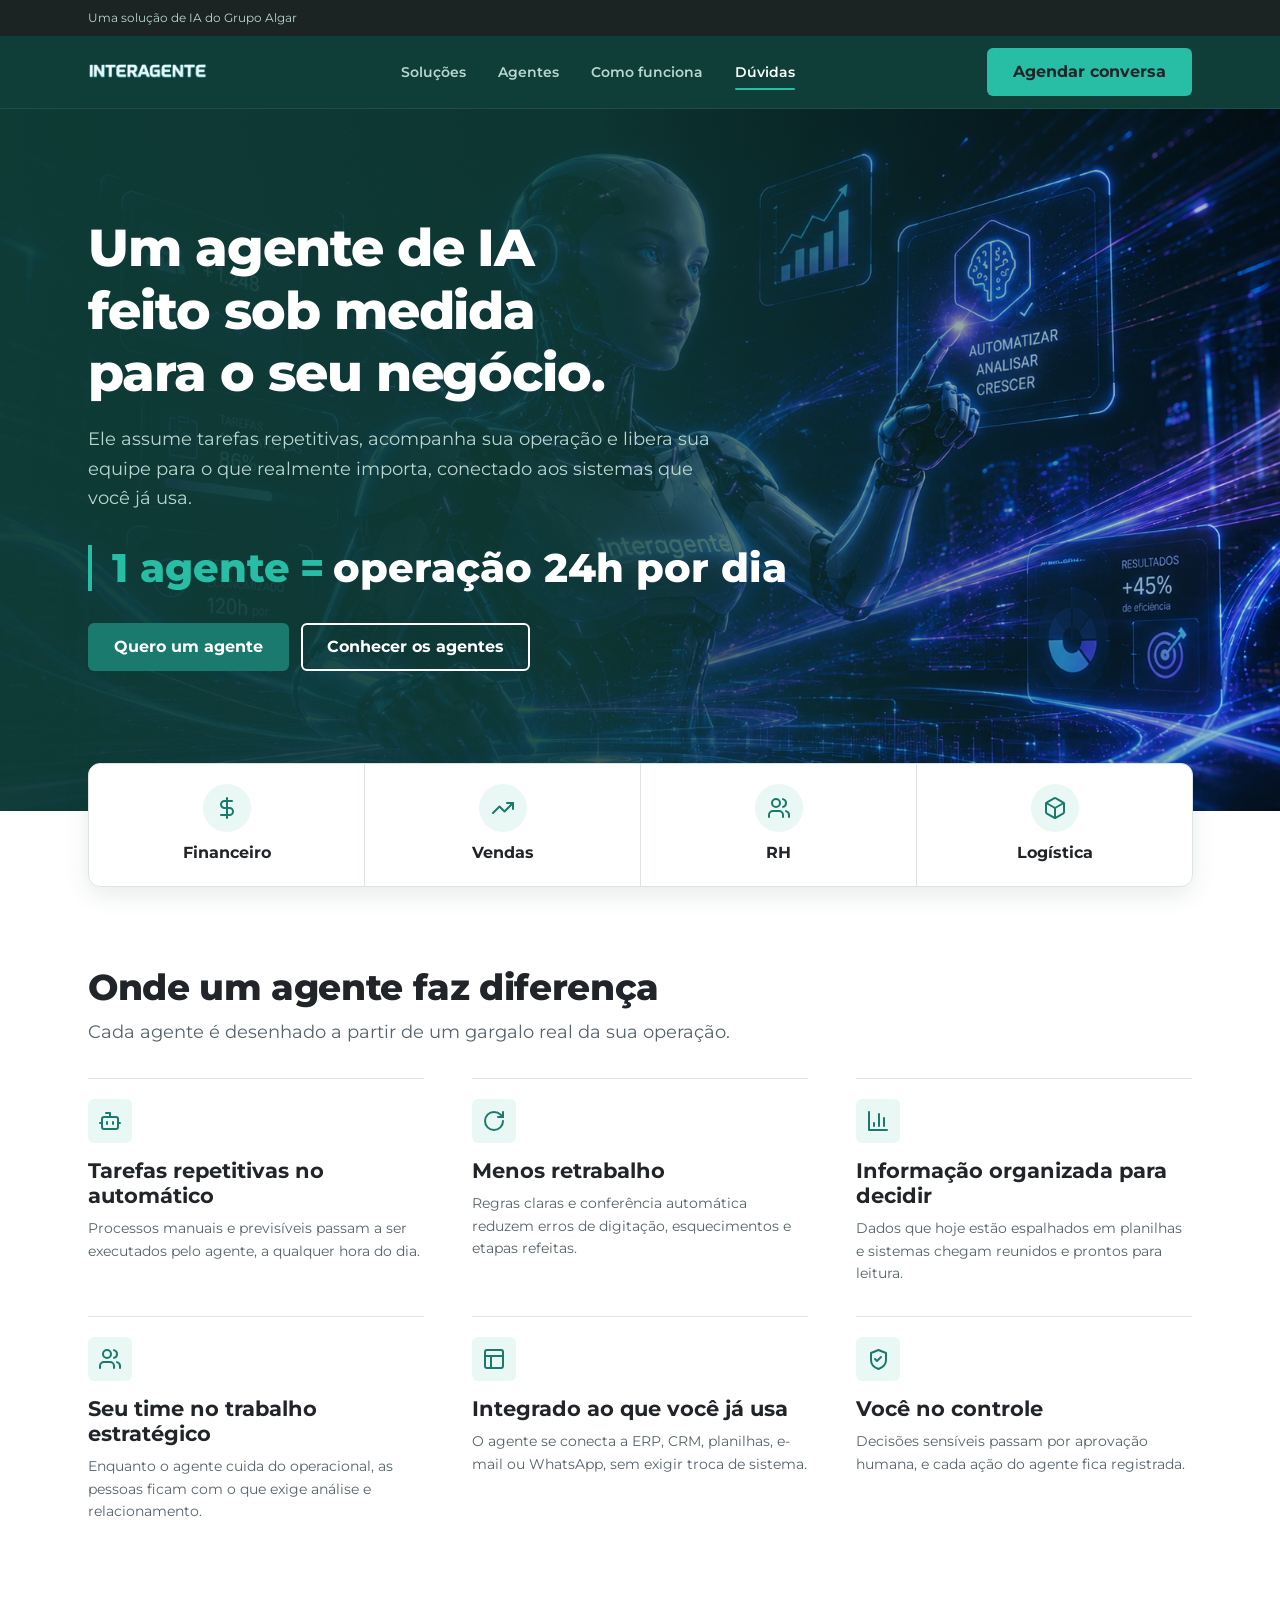
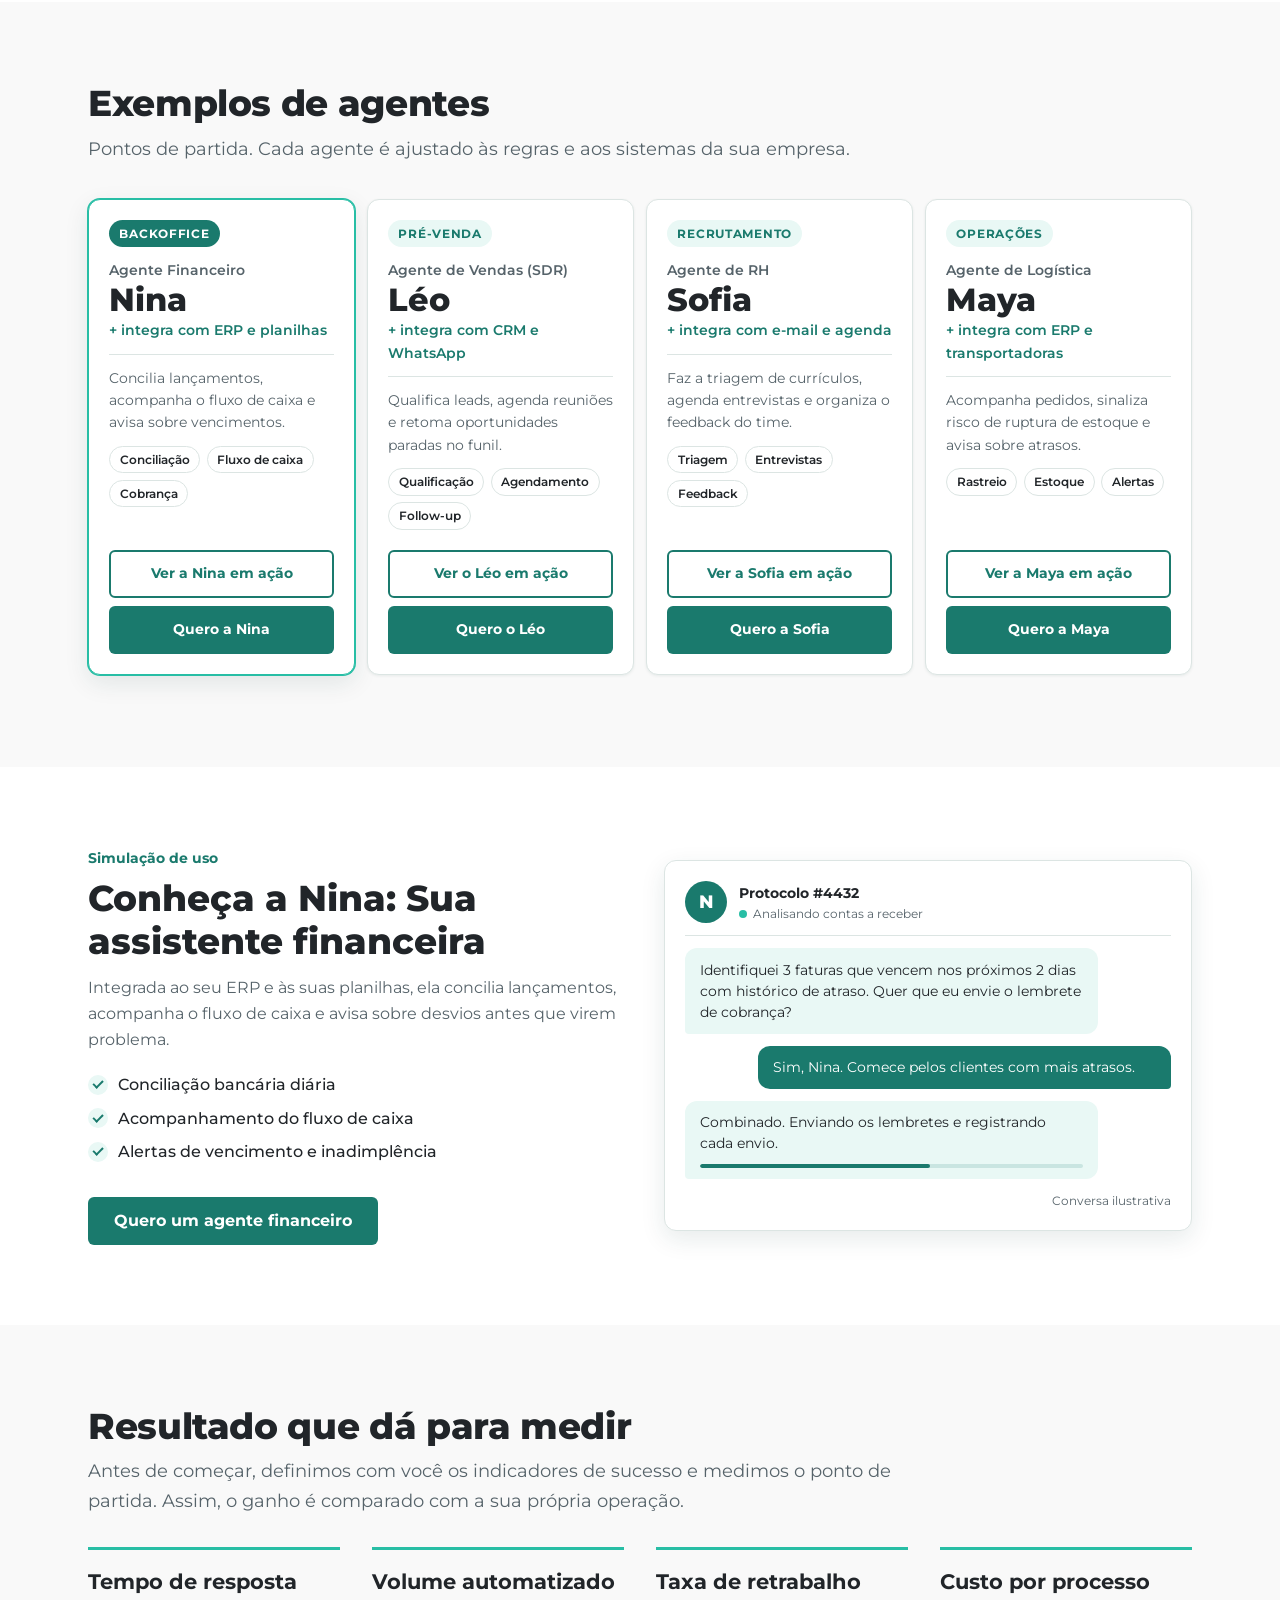
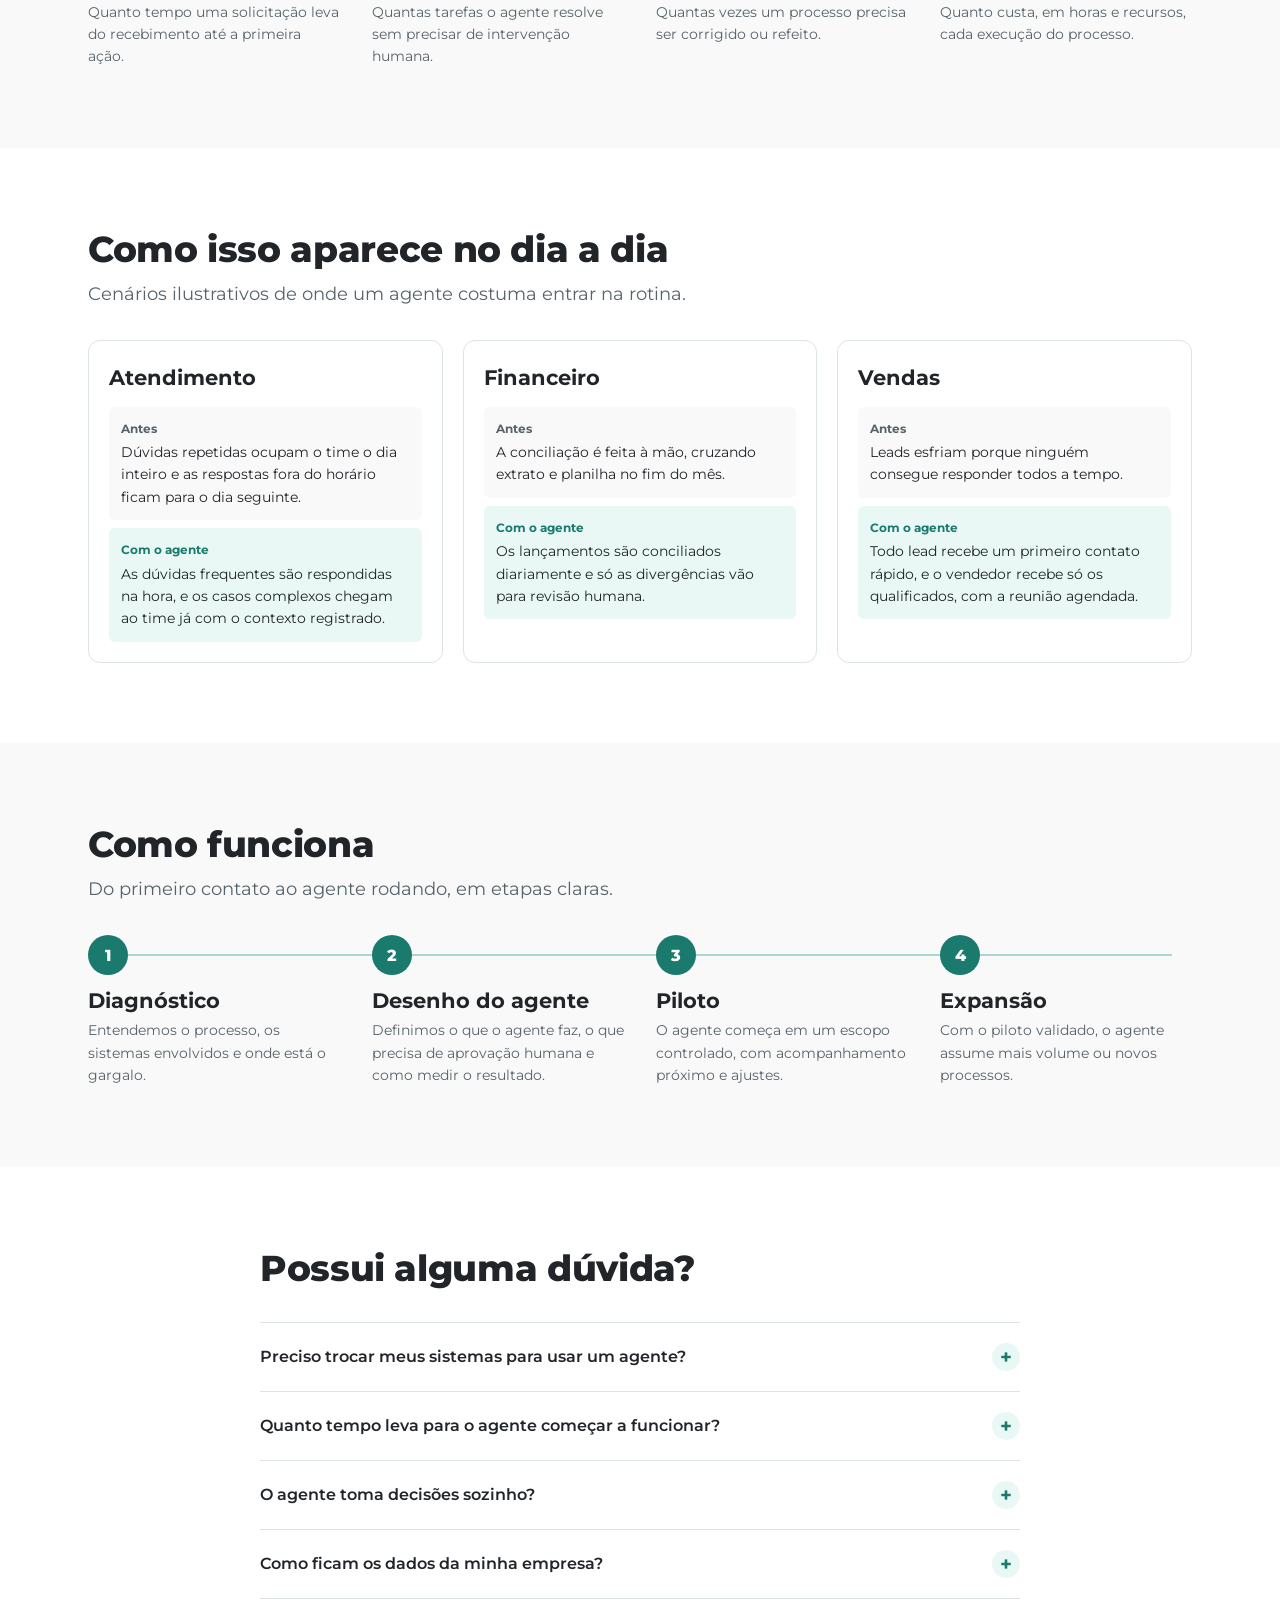
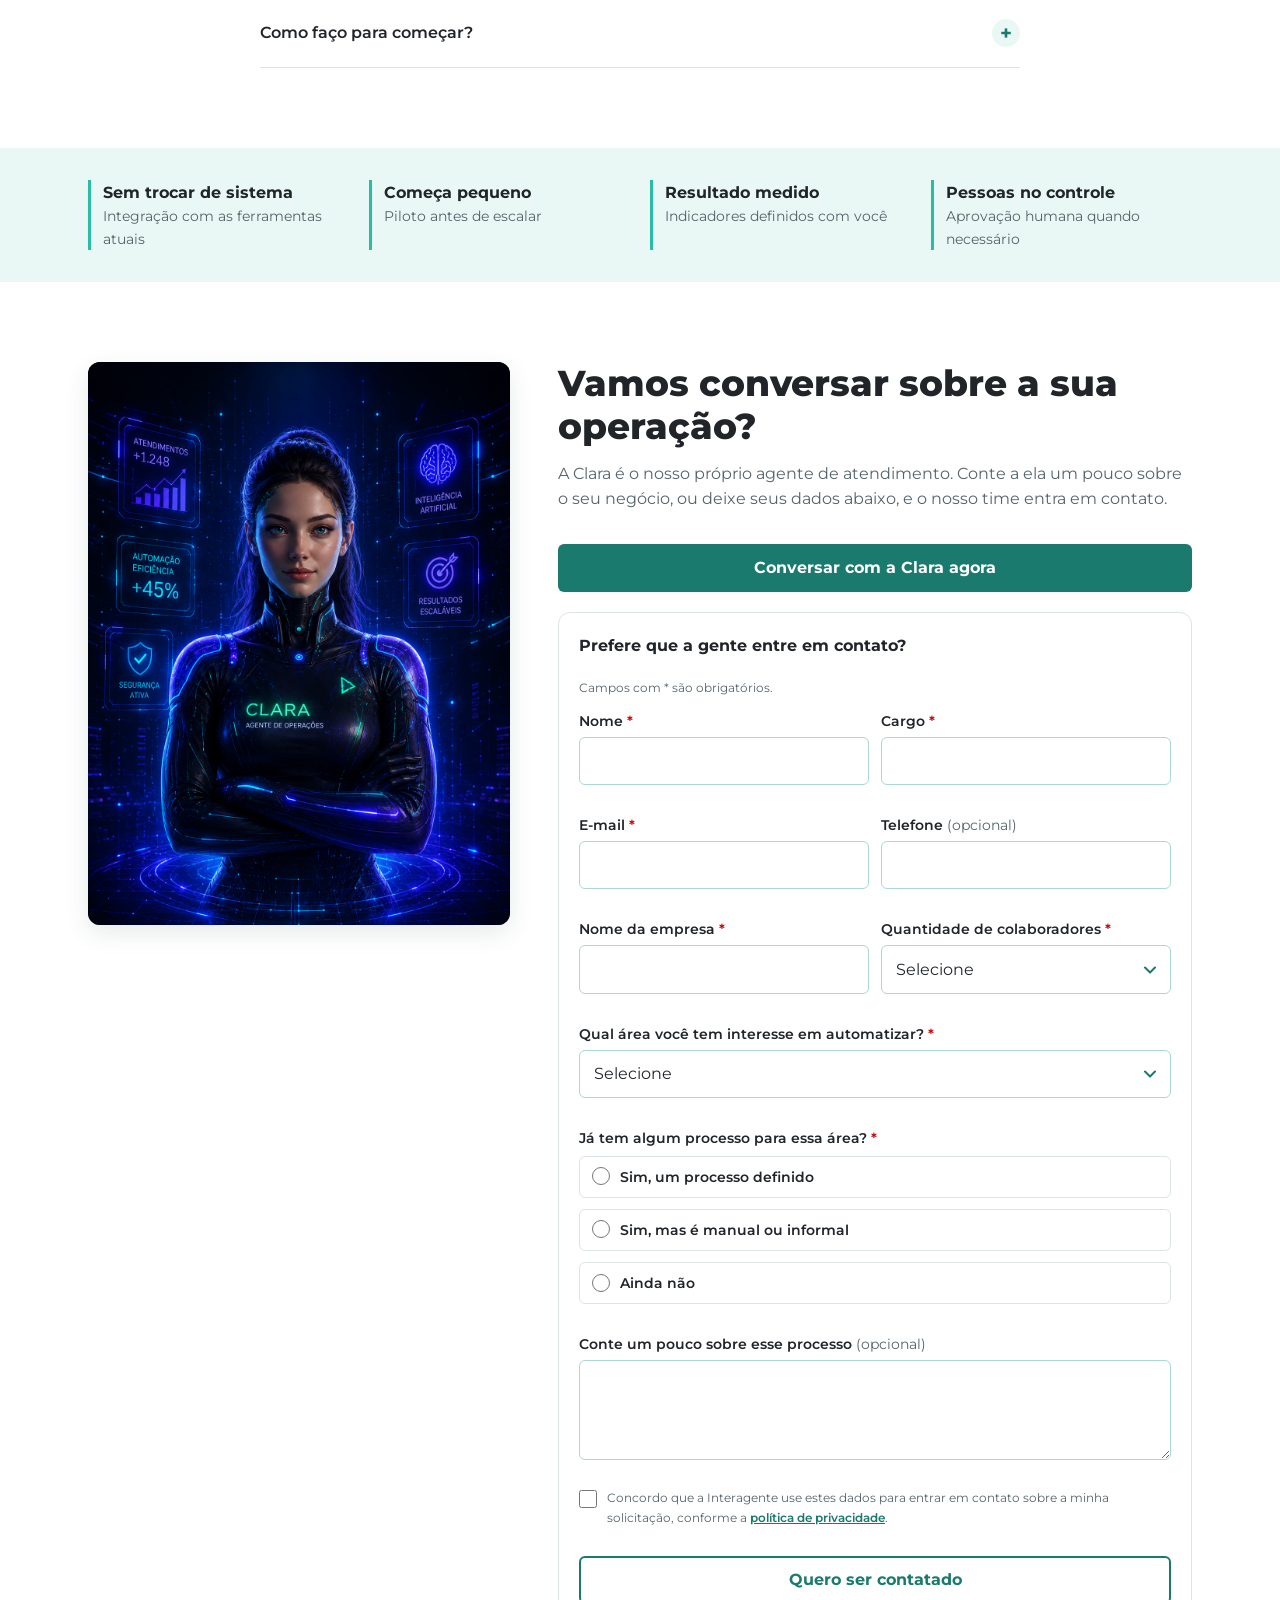
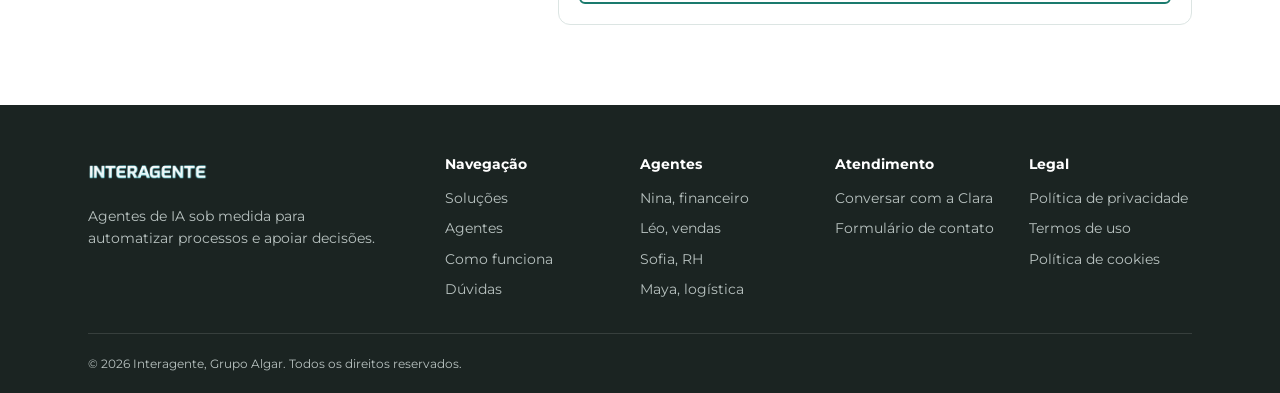
<file: index.html>
<!DOCTYPE html>
<html lang="pt-BR">
<head>
<meta charset="UTF-8" />
<meta name="viewport" content="width=device-width, initial-scale=1.0" />
<meta name="description" content="Interagente: agentes de IA sob medida para automatizar processos e apoiar decisões no seu negócio. Uma solução Algar." />
<meta name="theme-color" content="#28BEA5" />
<title>Interagente | Agentes de IA para o seu negócio</title>

<link rel="preconnect" href="https://fonts.googleapis.com" />
<link rel="preconnect" href="https://fonts.gstatic.com" crossorigin />
<link href="https://fonts.googleapis.com/css2?family=Montserrat:wght@400;500;600;700;800&display=swap" rel="stylesheet" />
<link rel="icon" type="image/png" href="assets/images/favicon-interagente.png" />

<link rel="stylesheet" href="assets/css/reset.css" />
<link rel="stylesheet" href="assets/css/variables.css" />
<link rel="stylesheet" href="assets/css/base.css" />
<link rel="stylesheet" href="assets/css/layout.css" />
<link rel="stylesheet" href="assets/css/components.css" />
<link rel="stylesheet" href="assets/css/sections.css" />
<link rel="stylesheet" href="assets/css/responsive.css" />
</head>
<body>
<a href="#main" class="skip-link">Pular para o conteúdo</a>

<!-- ═════════════════════════════ FAIXA SUPERIOR ═════════════════════════════ -->

<div class="topbar">
  <div class="topbar__inner container">
    <p class="topbar__brand">Uma solução de IA do Grupo Algar</p>
  </div>
</div>

<!-- ═════════════════════════════ NAVBAR ═════════════════════════════ -->
<header class="navbar" id="navbar">
  <div class="navbar__inner container">
    <a href="#" class="navbar__logo" aria-label="Interagente, página inicial">
      <img src="assets/images/Interagente-logo.png" alt="Interagente" width="147" height="53" />
    </a>

    <nav class="navbar__nav" aria-label="Menu principal">
      <ul class="navbar__links" role="list">
        <li><a href="#solucoes"      class="navbar__link">Soluções</a></li>
        <li><a href="#agentes"       class="navbar__link">Agentes</a></li>
        <li><a href="#como-funciona" class="navbar__link">Como funciona</a></li>
        <li><a href="#duvidas"       class="navbar__link">Dúvidas</a></li>
      </ul>
    </nav>

    <a href="#contato" class="btn btn--accent navbar__cta">Agendar conversa</a>

    <button class="navbar__hamburger" aria-label="Abrir menu" aria-expanded="false" aria-controls="mobile-menu">
      <span></span><span></span><span></span>
    </button>
  </div>

  <nav class="navbar__mobile" id="mobile-menu" aria-hidden="true" aria-label="Menu mobile">
    <ul role="list">
      <li><a href="#solucoes"      class="navbar__link">Soluções</a></li>
      <li><a href="#agentes"       class="navbar__link">Agentes</a></li>
      <li><a href="#como-funciona" class="navbar__link">Como funciona</a></li>
      <li><a href="#duvidas"       class="navbar__link">Dúvidas</a></li>
      <li><a href="#contato" class="btn btn--accent btn--full">Agendar conversa</a></li>
    </ul>
  </nav>
</header>

<main id="main">

<!-- ═════════════════════════════ HERO ═════════════════════════════ -->
<section class="hero" aria-labelledby="hero-title">
  <div class="hero__bg" aria-hidden="true"></div>

  <div class="hero__content container">
    <h1 class="hero__title" id="hero-title">
      Um agente de IA feito sob medida para o seu negócio.
    </h1>

    <p class="hero__subtitle">
      Ele assume tarefas repetitivas, acompanha sua operação e libera sua equipe para o que
      realmente importa, conectado aos sistemas que você já usa.
    </p>

    <!-- Fórmula no estilo dos banners Algar ("600 MEGA = 99,9") -->
    <p class="hero__formula" aria-label="Um agente igual a operação funcionando 24 horas por dia">
      <span class="hero__formula-term">1 agente</span>
      <span class="hero__formula-sign" aria-hidden="true">=</span>
      <span class="hero__formula-result">operação 24h por dia</span>
    </p>

    <div class="hero__actions">
      <a href="#contato" class="btn btn--primary">Quero um agente</a>
      <a href="#agentes" class="btn btn--ghost">Conhecer os agentes</a>
    </div>
  </div>
</section>

<!-- ═════════════════════════════ ATALHOS ═════════════════════════════ -->
<nav class="shortcuts" aria-label="Atalhos por área">
  <ul class="shortcuts__list container" role="list">
    <li>
      <a href="#agentes" class="shortcut" data-agent-link="nina">
        <span class="shortcut__icon" aria-hidden="true"><svg viewBox="0 0 24 24" fill="none" stroke="currentColor" stroke-width="2" stroke-linecap="round" stroke-linejoin="round"><line x1="12" x2="12" y1="2" y2="22"/><path d="M17 5H9.5a3.5 3.5 0 0 0 0 7h5a3.5 3.5 0 0 1 0 7H6"/></svg></span>
        <span class="shortcut__label">Financeiro</span>
      </a>
    </li>
    <li>
      <a href="#agentes" class="shortcut" data-agent-link="leo">
        <span class="shortcut__icon" aria-hidden="true"><svg viewBox="0 0 24 24" fill="none" stroke="currentColor" stroke-width="2" stroke-linecap="round" stroke-linejoin="round"><polyline points="22 7 13.5 15.5 8.5 10.5 2 17"/><polyline points="16 7 22 7 22 13"/></svg></span>
        <span class="shortcut__label">Vendas</span>
      </a>
    </li>
    <li>
      <a href="#agentes" class="shortcut" data-agent-link="sofia">
        <span class="shortcut__icon" aria-hidden="true"><svg viewBox="0 0 24 24" fill="none" stroke="currentColor" stroke-width="2" stroke-linecap="round" stroke-linejoin="round"><path d="M16 21v-2a4 4 0 0 0-4-4H6a4 4 0 0 0-4 4v2"/><circle cx="9" cy="7" r="4"/><path d="M22 21v-2a4 4 0 0 0-3-3.87"/><path d="M16 3.13a4 4 0 0 1 0 7.75"/></svg></span>
        <span class="shortcut__label">RH</span>
      </a>
    </li>
    <li>
      <a href="#agentes" class="shortcut" data-agent-link="maya">
        <span class="shortcut__icon" aria-hidden="true"><svg viewBox="0 0 24 24" fill="none" stroke="currentColor" stroke-width="2" stroke-linecap="round" stroke-linejoin="round"><path d="M21 8a2 2 0 0 0-1-1.73l-7-4a2 2 0 0 0-2 0l-7 4A2 2 0 0 0 3 8v8a2 2 0 0 0 1 1.73l7 4a2 2 0 0 0 2 0l7-4A2 2 0 0 0 21 16Z"/><path d="m3.3 7 8.7 5 8.7-5"/><path d="M12 22V12"/></svg></span>
        <span class="shortcut__label">Logística</span>
      </a>
    </li>
  </ul>
</nav>

<!-- ═════════════════════════════ SOLUÇÕES ═════════════════════════════ -->
<section class="section solucoes" id="solucoes" aria-labelledby="solucoes-title">
  <div class="container">
    <header class="section__head">
      <h2 class="section__title" id="solucoes-title">Onde um agente faz diferença</h2>
      <p class="section__subtitle">Cada agente é desenhado a partir de um gargalo real da sua operação.</p>
    </header>

    <div class="cards-grid" role="list">
      <article class="card" role="listitem">
        <span class="card__icon" aria-hidden="true"><svg viewBox="0 0 24 24" fill="none" stroke="currentColor" stroke-width="2" stroke-linecap="round" stroke-linejoin="round"><path d="M12 8V4H8"/><rect width="16" height="12" x="4" y="8" rx="2"/><path d="M2 14h2"/><path d="M20 14h2"/><path d="M15 13v2"/><path d="M9 13v2"/></svg></span>
        <h3 class="card__title">Tarefas repetitivas no automático</h3>
        <p class="card__text">Processos manuais e previsíveis passam a ser executados pelo agente, a qualquer hora do dia.</p>
      </article>

      <article class="card" role="listitem">
        <span class="card__icon" aria-hidden="true"><svg viewBox="0 0 24 24" fill="none" stroke="currentColor" stroke-width="2" stroke-linecap="round" stroke-linejoin="round"><path d="M21 12a9 9 0 1 1-9-9c2.52 0 4.93 1 6.74 2.74L21 8"/><path d="M21 3v5h-5"/></svg></span>
        <h3 class="card__title">Menos retrabalho</h3>
        <p class="card__text">Regras claras e conferência automática reduzem erros de digitação, esquecimentos e etapas refeitas.</p>
      </article>

      <article class="card" role="listitem">
        <span class="card__icon" aria-hidden="true"><svg viewBox="0 0 24 24" fill="none" stroke="currentColor" stroke-width="2" stroke-linecap="round" stroke-linejoin="round"><path d="M3 3v18h18"/><path d="M18 17V9"/><path d="M13 17V5"/><path d="M8 17v-3"/></svg></span>
        <h3 class="card__title">Informação organizada para decidir</h3>
        <p class="card__text">Dados que hoje estão espalhados em planilhas e sistemas chegam reunidos e prontos para leitura.</p>
      </article>

      <article class="card" role="listitem">
        <span class="card__icon" aria-hidden="true"><svg viewBox="0 0 24 24" fill="none" stroke="currentColor" stroke-width="2" stroke-linecap="round" stroke-linejoin="round"><path d="M16 21v-2a4 4 0 0 0-4-4H6a4 4 0 0 0-4 4v2"/><circle cx="9" cy="7" r="4"/><path d="M22 21v-2a4 4 0 0 0-3-3.87"/><path d="M16 3.13a4 4 0 0 1 0 7.75"/></svg></span>
        <h3 class="card__title">Seu time no trabalho estratégico</h3>
        <p class="card__text">Enquanto o agente cuida do operacional, as pessoas ficam com o que exige análise e relacionamento.</p>
      </article>

      <article class="card" role="listitem">
        <span class="card__icon" aria-hidden="true"><svg viewBox="0 0 24 24" fill="none" stroke="currentColor" stroke-width="2" stroke-linecap="round" stroke-linejoin="round"><rect width="18" height="18" x="3" y="3" rx="2"/><path d="M3 9h18"/><path d="M9 21V9"/></svg></span>
        <h3 class="card__title">Integrado ao que você já usa</h3>
        <p class="card__text">O agente se conecta a ERP, CRM, planilhas, e-mail ou WhatsApp, sem exigir troca de sistema.</p>
      </article>

      <article class="card" role="listitem">
        <span class="card__icon" aria-hidden="true"><svg viewBox="0 0 24 24" fill="none" stroke="currentColor" stroke-width="2" stroke-linecap="round" stroke-linejoin="round"><path d="M20 13c0 5-3.5 7.5-7.5 9-4.5-1.5-7.5-4-7.5-9V6l7.5-3 7.5 3v7Z"/><path d="m9 12 2 2 4-4"/></svg></span>
        <h3 class="card__title">Você no controle</h3>
        <p class="card__text">Decisões sensíveis passam por aprovação humana, e cada ação do agente fica registrada.</p>
      </article>
    </div>
  </div>
</section>

<!-- ═════════════════════════════ AGENTES ═════════════════════════════ -->
<section class="section section--alt agentes" id="agentes" aria-labelledby="agentes-title">
  <div class="container">
    <header class="section__head">
      <h2 class="section__title" id="agentes-title">Exemplos de agentes</h2>
      <p class="section__subtitle">Pontos de partida. Cada agente é ajustado às regras e aos sistemas da sua empresa.</p>
    </header>

    <div class="agents-grid" id="agents-grid">

      <article class="agent-card is-active" data-agent="nina">
        <p class="agent-card__tag">Backoffice</p>
        <p class="agent-card__role">Agente Financeiro</p>
        <h3 class="agent-card__name">Nina</h3>
        <p class="agent-card__plus">+ integra com ERP e planilhas</p>
        <p class="agent-card__desc">Concilia lançamentos, acompanha o fluxo de caixa e avisa sobre vencimentos.</p>
        <ul class="agent-card__skills" role="list" aria-label="Habilidades da Nina">
          <li>Conciliação</li><li>Fluxo de caixa</li><li>Cobrança</li>
        </ul>
        <div class="agent-card__actions">
          <button type="button" class="btn btn--outline agent-card__select">Ver a Nina em ação</button>
          <a href="#contato" class="btn btn--primary">Quero a Nina</a>
        </div>
      </article>

      <article class="agent-card" data-agent="leo">
        <p class="agent-card__tag">Pré-venda</p>
        <p class="agent-card__role">Agente de Vendas (SDR)</p>
        <h3 class="agent-card__name">Léo</h3>
        <p class="agent-card__plus">+ integra com CRM e WhatsApp</p>
        <p class="agent-card__desc">Qualifica leads, agenda reuniões e retoma oportunidades paradas no funil.</p>
        <ul class="agent-card__skills" role="list" aria-label="Habilidades do Léo">
          <li>Qualificação</li><li>Agendamento</li><li>Follow-up</li>
        </ul>
        <div class="agent-card__actions">
          <button type="button" class="btn btn--outline agent-card__select">Ver o Léo em ação</button>
          <a href="#contato" class="btn btn--primary">Quero o Léo</a>
        </div>
      </article>

      <article class="agent-card" data-agent="sofia">
        <p class="agent-card__tag">Recrutamento</p>
        <p class="agent-card__role">Agente de RH</p>
        <h3 class="agent-card__name">Sofia</h3>
        <p class="agent-card__plus">+ integra com e-mail e agenda</p>
        <p class="agent-card__desc">Faz a triagem de currículos, agenda entrevistas e organiza o feedback do time.</p>
        <ul class="agent-card__skills" role="list" aria-label="Habilidades da Sofia">
          <li>Triagem</li><li>Entrevistas</li><li>Feedback</li>
        </ul>
        <div class="agent-card__actions">
          <button type="button" class="btn btn--outline agent-card__select">Ver a Sofia em ação</button>
          <a href="#contato" class="btn btn--primary">Quero a Sofia</a>
        </div>
      </article>

      <article class="agent-card" data-agent="maya">
        <p class="agent-card__tag">Operações</p>
        <p class="agent-card__role">Agente de Logística</p>
        <h3 class="agent-card__name">Maya</h3>
        <p class="agent-card__plus">+ integra com ERP e transportadoras</p>
        <p class="agent-card__desc">Acompanha pedidos, sinaliza risco de ruptura de estoque e avisa sobre atrasos.</p>
        <ul class="agent-card__skills" role="list" aria-label="Habilidades da Maya">
          <li>Rastreio</li><li>Estoque</li><li>Alertas</li>
        </ul>
        <div class="agent-card__actions">
          <button type="button" class="btn btn--outline agent-card__select">Ver a Maya em ação</button>
          <a href="#contato" class="btn btn--primary">Quero a Maya</a>
        </div>
      </article>

    </div>
  </div>
</section>

<!-- ═════════════════════════════ DETALHE DO AGENTE (dinâmico, agents.js) ═════════════════════════════ -->
<section class="section agent-detail" id="agent-detail-section" aria-live="polite" aria-labelledby="agent-detail-heading">
  <div class="container agent-detail__grid">

    <div class="agent-detail__panel">
      <p class="agent-detail__tag">Simulação de uso</p>
      <h2 class="agent-detail__title" id="agent-detail-heading">
        Conheça <span id="agent-detail-article">a</span>
        <span id="agent-detail-name">Nina</span>:
        <span id="agent-detail-tagline">Sua assistente financeira</span>
      </h2>
      <p class="agent-detail__desc" id="agent-detail-desc"></p>
      <ul class="agent-detail__checklist" id="agent-detail-checklist"></ul>
      <button class="btn btn--primary" id="agent-detail-cta">Criar meu agente financeiro</button>
    </div>

    <div class="agent-detail__chat" role="img" aria-label="Exemplo ilustrativo de conversa com o agente">
      <div class="chat-mock__header">
        <div class="chat-mock__avatar" id="agent-detail-avatar" aria-hidden="true"></div>
        <div>
          <p class="chat-mock__protocol" id="agent-detail-protocol">Protocolo #4432</p>
          <p class="chat-mock__status" id="agent-detail-status">Processamento ativo...</p>
        </div>
      </div>

      <div class="chat-mock__bubble chat-mock__bubble--agent" id="agent-detail-msg1"></div>
      <div class="chat-mock__bubble chat-mock__bubble--user"  id="agent-detail-msg2"></div>
      <div class="chat-mock__bubble chat-mock__bubble--agent">
        <p id="agent-detail-msg3"></p>
        <div class="chat-mock__progress"><span></span></div>
      </div>

      <p class="chat-mock__note">Conversa ilustrativa</p>
    </div>

  </div>
</section>

<!-- ═════════════════════════════ COMO MEDIMOS ═════════════════════════════ -->
<section class="section section--alt medicao" id="resultados" aria-labelledby="medicao-title">
  <div class="container">
    <header class="section__head">
      <h2 class="section__title" id="medicao-title">Resultado que dá para medir</h2>
      <p class="section__subtitle">
        Antes de começar, definimos com você os indicadores de sucesso e medimos o ponto de partida.
        Assim, o ganho é comparado com a sua própria operação.
      </p>
    </header>

    <div class="metrics-grid" role="list">
      <div class="metric" role="listitem">
        <h3 class="metric__title">Tempo de resposta</h3>
        <p class="metric__text">Quanto tempo uma solicitação leva do recebimento até a primeira ação.</p>
      </div>
      <div class="metric" role="listitem">
        <h3 class="metric__title">Volume automatizado</h3>
        <p class="metric__text">Quantas tarefas o agente resolve sem precisar de intervenção humana.</p>
      </div>
      <div class="metric" role="listitem">
        <h3 class="metric__title">Taxa de retrabalho</h3>
        <p class="metric__text">Quantas vezes um processo precisa ser corrigido ou refeito.</p>
      </div>
      <div class="metric" role="listitem">
        <h3 class="metric__title">Custo por processo</h3>
        <p class="metric__text">Quanto custa, em horas e recursos, cada execução do processo.</p>
      </div>
    </div>
  </div>
</section>

<!-- ═════════════════════════════ CENÁRIOS ═════════════════════════════ -->
<section class="section cenarios" aria-labelledby="cenarios-title">
  <div class="container">
    <header class="section__head">
      <h2 class="section__title" id="cenarios-title">Como isso aparece no dia a dia</h2>
      <p class="section__subtitle">Cenários ilustrativos de onde um agente costuma entrar na rotina.</p>
    </header>

    <div class="cenarios-grid" role="list">
      <article class="cenario" role="listitem">
        <p class="cenario__area">Atendimento</p>
        <dl class="cenario__compare">
          <div class="cenario__row cenario__row--antes">
            <dt>Antes</dt>
            <dd>Dúvidas repetidas ocupam o time o dia inteiro e as respostas fora do horário ficam para o dia seguinte.</dd>
          </div>
          <div class="cenario__row cenario__row--depois">
            <dt>Com o agente</dt>
            <dd>As dúvidas frequentes são respondidas na hora, e os casos complexos chegam ao time já com o contexto registrado.</dd>
          </div>
        </dl>
      </article>

      <article class="cenario" role="listitem">
        <p class="cenario__area">Financeiro</p>
        <dl class="cenario__compare">
          <div class="cenario__row cenario__row--antes">
            <dt>Antes</dt>
            <dd>A conciliação é feita à mão, cruzando extrato e planilha no fim do mês.</dd>
          </div>
          <div class="cenario__row cenario__row--depois">
            <dt>Com o agente</dt>
            <dd>Os lançamentos são conciliados diariamente e só as divergências vão para revisão humana.</dd>
          </div>
        </dl>
      </article>

      <article class="cenario" role="listitem">
        <p class="cenario__area">Vendas</p>
        <dl class="cenario__compare">
          <div class="cenario__row cenario__row--antes">
            <dt>Antes</dt>
            <dd>Leads esfriam porque ninguém consegue responder todos a tempo.</dd>
          </div>
          <div class="cenario__row cenario__row--depois">
            <dt>Com o agente</dt>
            <dd>Todo lead recebe um primeiro contato rápido, e o vendedor recebe só os qualificados, com a reunião agendada.</dd>
          </div>
        </dl>
      </article>
    </div>
  </div>
</section>

<!-- ═════════════════════════════ COMO FUNCIONA  ═════════════════════════════ -->
<!-- VALIDAR: confirmar com o time se estas são as etapas reais do processo -->
<section class="section section--alt como-funciona" id="como-funciona" aria-labelledby="como-funciona-title">
  <div class="container">
    <header class="section__head">
      <h2 class="section__title" id="como-funciona-title">Como funciona</h2>
      <p class="section__subtitle">Do primeiro contato ao agente rodando, em etapas claras.</p>
    </header>

    <ol class="steps" role="list">
      <li class="step">
        <span class="step__number" aria-hidden="true">1</span>
        <h3 class="step__title">Diagnóstico</h3>
        <p class="step__text">Entendemos o processo, os sistemas envolvidos e onde está o gargalo.</p>
      </li>
      <li class="step">
        <span class="step__number" aria-hidden="true">2</span>
        <h3 class="step__title">Desenho do agente</h3>
        <p class="step__text">Definimos o que o agente faz, o que precisa de aprovação humana e como medir o resultado.</p>
      </li>
      <li class="step">
        <span class="step__number" aria-hidden="true">3</span>
        <h3 class="step__title">Piloto</h3>
        <p class="step__text">O agente começa em um escopo controlado, com acompanhamento próximo e ajustes.</p>
      </li>
      <li class="step">
        <span class="step__number" aria-hidden="true">4</span>
        <h3 class="step__title">Expansão</h3>
        <p class="step__text">Com o piloto validado, o agente assume mais volume ou novos processos.</p>
      </li>
    </ol>
  </div>
</section>

<!-- ═════════════════════════════ DÚVIDAS  ═════════════════════════════ -->
<!-- VALIDAR: revisar as respostas com o time antes de publicar -->
<section class="section faq" id="duvidas" aria-labelledby="faq-title">
  <div class="container container--narrow">
    <header class="section__head">
      <h2 class="section__title" id="faq-title">Possui alguma dúvida?</h2>
    </header>

    <div class="faq__list">
      <details class="faq__item">
        <summary>Preciso trocar meus sistemas para usar um agente?</summary>
        <p>Não. O agente é desenhado para trabalhar com as ferramentas que sua empresa já usa. No diagnóstico, avaliamos quais integrações são possíveis.</p>
      </details>
      <details class="faq__item">
        <summary>Quanto tempo leva para o agente começar a funcionar?</summary>
        <p>Depende do processo e das integrações envolvidas. O prazo é definido no diagnóstico, e começamos sempre por um piloto de escopo menor.</p>
      </details>
      <details class="faq__item">
        <summary>O agente toma decisões sozinho?</summary>
        <p>Só dentro das regras combinadas com você. Ações sensíveis, como pagamentos ou respostas fora do padrão, podem exigir aprovação de uma pessoa do seu time.</p>
      </details>
      <details class="faq__item">
        <summary>Como ficam os dados da minha empresa?</summary>
        <p>O agente acessa apenas os sistemas e dados autorizados no projeto. As regras de acesso e de tratamento de dados são definidas junto com o seu time.</p>
      </details>
      <details class="faq__item">
        <summary>Como faço para começar?</summary>
        <p>Converse com a Clara ou preencha o formulário abaixo. Nosso time entra em contato para agendar o diagnóstico.</p>
      </details>
    </div>
  </div>
</section>

<!-- ═════════════════════════════ DIFERENCIAIS ═════════════════════════════ -->
<section class="perks" aria-label="Diferenciais">
  <ul class="perks__list container" role="list">
    <li class="perk">
      <strong class="perk__title">Sem trocar de sistema</strong>
      <span class="perk__text">Integração com as ferramentas atuais</span>
    </li>
    <li class="perk">
      <strong class="perk__title">Começa pequeno</strong>
      <span class="perk__text">Piloto antes de escalar</span>
    </li>
    <li class="perk">
      <strong class="perk__title">Resultado medido</strong>
      <span class="perk__text">Indicadores definidos com você</span>
    </li>
    <li class="perk">
      <strong class="perk__title">Pessoas no controle</strong>
      <span class="perk__text">Aprovação humana quando necessário</span>
    </li>
  </ul>
</section>

<!-- ═════════════════════════════ CONTATO (CLARA) ═════════════════════════════ -->
<section class="section cta-final" id="contato" aria-labelledby="cta-title">
  <div class="container cta-final__grid">

    <div class="cta-final__visual">
      <img src="assets/images/agente.png" alt="Ilustração da Clara, agente de atendimento da Interagente" class="cta-final__image" loading="lazy" />
    </div>

    <div class="cta-final__panel">
      <h2 class="cta-final__title" id="cta-title">Vamos conversar sobre a sua operação?</h2>
      <p class="cta-final__desc">
        A Clara é o nosso próprio agente de atendimento. Conte a ela um pouco sobre o seu negócio,
        ou deixe seus dados abaixo, e o nosso time entra em contato.
      </p>

      <a href="chat.html" class="btn btn--primary btn--full cta-final__chat">Conversar com a Clara agora</a>

      <div class="form-card">
        <p class="form-card__label">Prefere que a gente entre em contato?</p>

        <form id="contact-form" novalidate>
          <p class="form-hint">Campos com <span aria-hidden="true">*</span><span class="visually-hidden">asterisco</span> são obrigatórios.</p>

          <!-- ── Sobre você ── -->
          <div class="form-row">
            <div class="form-group">
              <label for="nome">Nome <span class="form-required" aria-hidden="true">*</span></label>
              <input type="text" id="nome" name="nome" autocomplete="name" required />
              <span class="form-error" role="alert"></span>
            </div>
            <div class="form-group">
              <label for="cargo">Cargo <span class="form-required" aria-hidden="true">*</span></label>
              <input type="text" id="cargo" name="cargo" autocomplete="organization-title" required />
              <span class="form-error" role="alert"></span>
            </div>
          </div>

          <div class="form-row">
            <div class="form-group">
              <label for="email">E-mail <span class="form-required" aria-hidden="true">*</span></label>
              <input type="email" id="email" name="email" autocomplete="email" required />
              <span class="form-error" role="alert"></span>
            </div>
            <div class="form-group">
              <label for="telefone">Telefone <span class="form-optional">(opcional)</span></label>
              <input type="tel" id="telefone" name="telefone" autocomplete="tel" inputmode="tel" />
              <span class="form-error" role="alert"></span>
            </div>
          </div>

          <!-- ── Sobre a empresa ── -->
          <div class="form-row">
            <div class="form-group">
              <label for="empresa">Nome da empresa <span class="form-required" aria-hidden="true">*</span></label>
              <input type="text" id="empresa" name="empresa" autocomplete="organization" required />
              <span class="form-error" role="alert"></span>
            </div>
            <div class="form-group">
              <label for="qtd_colaboradores">Quantidade de colaboradores <span class="form-required" aria-hidden="true">*</span></label>
              <select id="qtd_colaboradores" name="qtd_colaboradores" required>
                <option value="">Selecione</option>
                <option value="1-10">1 a 10</option>
                <option value="11-50">11 a 50</option>
                <option value="51-200">51 a 200</option>
                <option value="201-500">201 a 500</option>
                <option value="501-1000">501 a 1.000</option>
                <option value="1000+">Mais de 1.000</option>
              </select>
              <span class="form-error" role="alert"></span>
            </div>
          </div>

          <!-- ── Sobre o processo ── -->
          <div class="form-group">
            <label for="area_interesse">Qual área você tem interesse em automatizar? <span class="form-required" aria-hidden="true">*</span></label>
            <select id="area_interesse" name="area_interesse" required>
              <option value="">Selecione</option>
              <option value="financeiro">Financeiro</option>
              <option value="vendas">Vendas e pré-venda</option>
              <option value="rh">RH e recrutamento</option>
              <option value="logistica">Logística e estoque</option>
              <option value="atendimento">Atendimento ao cliente</option>
              <option value="outra">Outra área</option>
            </select>
            <span class="form-error" role="alert"></span>
          </div>

          <fieldset class="form-group form-choice">
            <legend>Já tem algum processo para essa área? <span class="form-required" aria-hidden="true">*</span></legend>
            <label class="form-choice__option">
              <input type="radio" name="possui_processo" value="definido" required />
              <span>Sim, um processo definido</span>
            </label>
            <label class="form-choice__option">
              <input type="radio" name="possui_processo" value="informal" />
              <span>Sim, mas é manual ou informal</span>
            </label>
            <label class="form-choice__option">
              <input type="radio" name="possui_processo" value="nao" />
              <span>Ainda não</span>
            </label>
            <span class="form-error" role="alert"></span>
          </fieldset>

          <div class="form-group">
            <label for="descricao_processo">Conte um pouco sobre esse processo <span class="form-optional">(opcional)</span></label>
            <textarea id="descricao_processo" name="descricao_processo" rows="3" maxlength="2000"></textarea>
            <span class="form-error" role="alert"></span>
          </div>

          <!-- ── LGPD ── -->
          <!-- VALIDAR: texto e link da política de privacidade com o jurídico -->
          <div class="form-group form-consent">
            <label class="form-choice__option">
              <input type="checkbox" name="consentimento" value="sim" required />
              <span>Concordo que a Interagente use estes dados para entrar em contato sobre a minha solicitação, conforme a <a href="#">política de privacidade</a>.</span>
            </label>
            <span class="form-error" role="alert"></span>
          </div>

          <button type="submit" class="btn btn--outline btn--full">Quero ser contatado</button>
        </form>
      </div>
    </div>

  </div>
</section>

</main>

<!-- Botão flutuante -->
<a href="chat.html" class="float-chat" aria-label="Conversar com a Clara">
  <span class="float-chat__icon" aria-hidden="true"><svg viewBox="0 0 24 24" fill="none" stroke="currentColor" stroke-width="2" stroke-linecap="round" stroke-linejoin="round"><path d="M7.9 20A9 9 0 1 0 4 16.1L2 22Z"/></svg></span>
  <span class="float-chat__label">Fale com a Clara</span>
</a>

<!-- ═════════════════════════════ FOOTER  ═════════════════════════════ -->
<footer class="footer">
  <div class="footer__inner container">

    <div class="footer__brand">
      <a href="#" aria-label="Interagente, voltar ao topo">
        <img src="assets/images/Interagente-logo.png" alt="Interagente" width="120" height="44" loading="lazy" />
      </a>
      <p class="footer__tagline">Agentes de IA sob medida para automatizar processos e apoiar decisões.</p>
    </div>

    <nav class="footer__col" aria-label="Navegação do rodapé">
      <p class="footer__title">Navegação</p>
      <ul role="list">
        <li><a href="#solucoes">Soluções</a></li>
        <li><a href="#agentes">Agentes</a></li>
        <li><a href="#como-funciona">Como funciona</a></li>
        <li><a href="#duvidas">Dúvidas</a></li>
      </ul>
    </nav>

    <nav class="footer__col" aria-label="Agentes">
      <p class="footer__title">Agentes</p>
      <ul role="list">
        <li><a href="#agentes">Nina, financeiro</a></li>
        <li><a href="#agentes">Léo, vendas</a></li>
        <li><a href="#agentes">Sofia, RH</a></li>
        <li><a href="#agentes">Maya, logística</a></li>
      </ul>
    </nav>

    <div class="footer__col">
      <p class="footer__title">Atendimento</p>
      <ul role="list">
        <li><a href="chat.html">Conversar com a Clara</a></li>
        <li><a href="#contato">Formulário de contato</a></li>
      </ul>
    </div>

    <nav class="footer__col" aria-label="Informações legais">
      <p class="footer__title">Legal</p>
      <ul role="list">
        <!-- VALIDAR: substituir "#" pelos links reais das políticas -->
        <li><a href="#">Política de privacidade</a></li>
        <li><a href="#">Termos de uso</a></li>
        <li><a href="#">Política de cookies</a></li>
      </ul>
    </nav>

  </div>

  <div class="footer__bottom container">
    <p class="footer__copyright">© 2026 Interagente, Grupo Algar. Todos os direitos reservados.</p>
  </div>
</footer>

<!-- Scripts -->
<script type="module" src="assets/js/agents.js"     defer></script>
<script type="module" src="assets/js/utils.js"      defer></script>
<script type="module" src="assets/js/navbar.js"     defer></script>
<script type="module" src="assets/js/animations.js" defer></script>
<script type="module" src="assets/js/form.js"       defer></script>
</body>
</html>
</file>
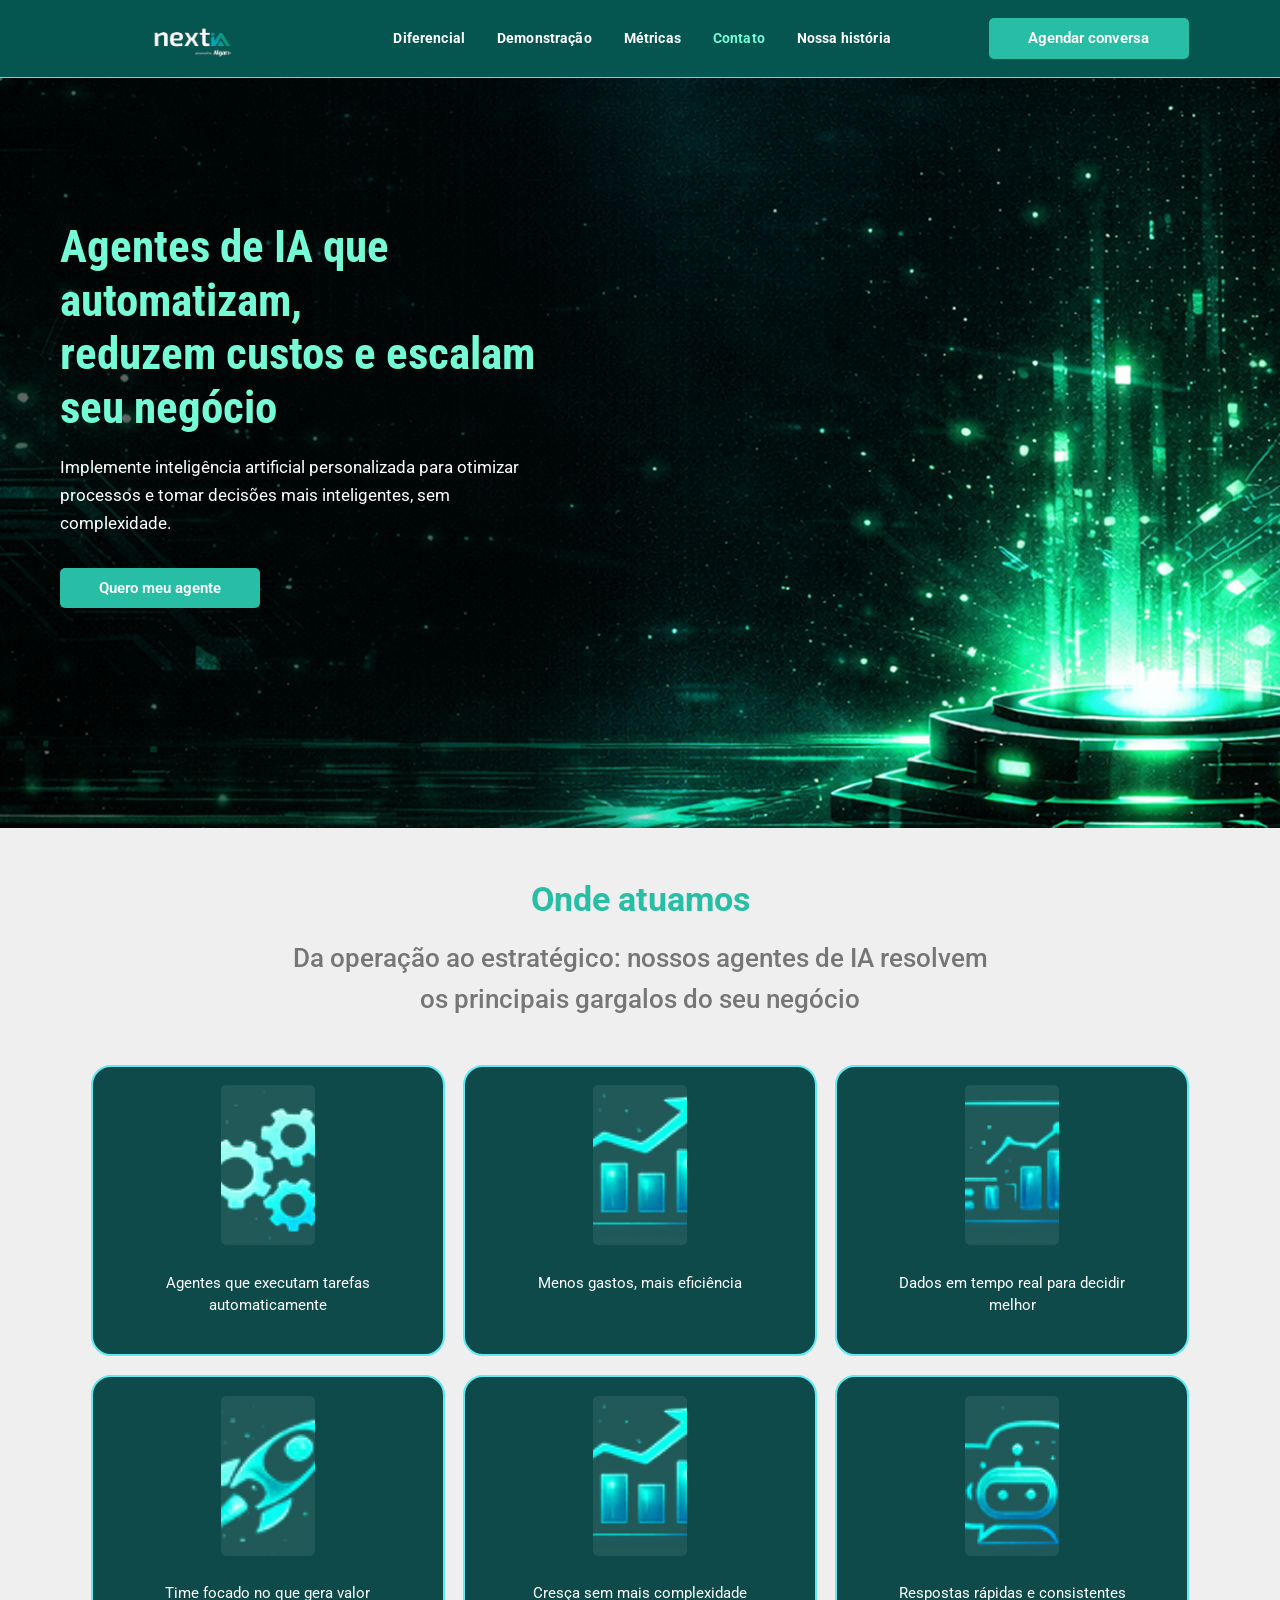
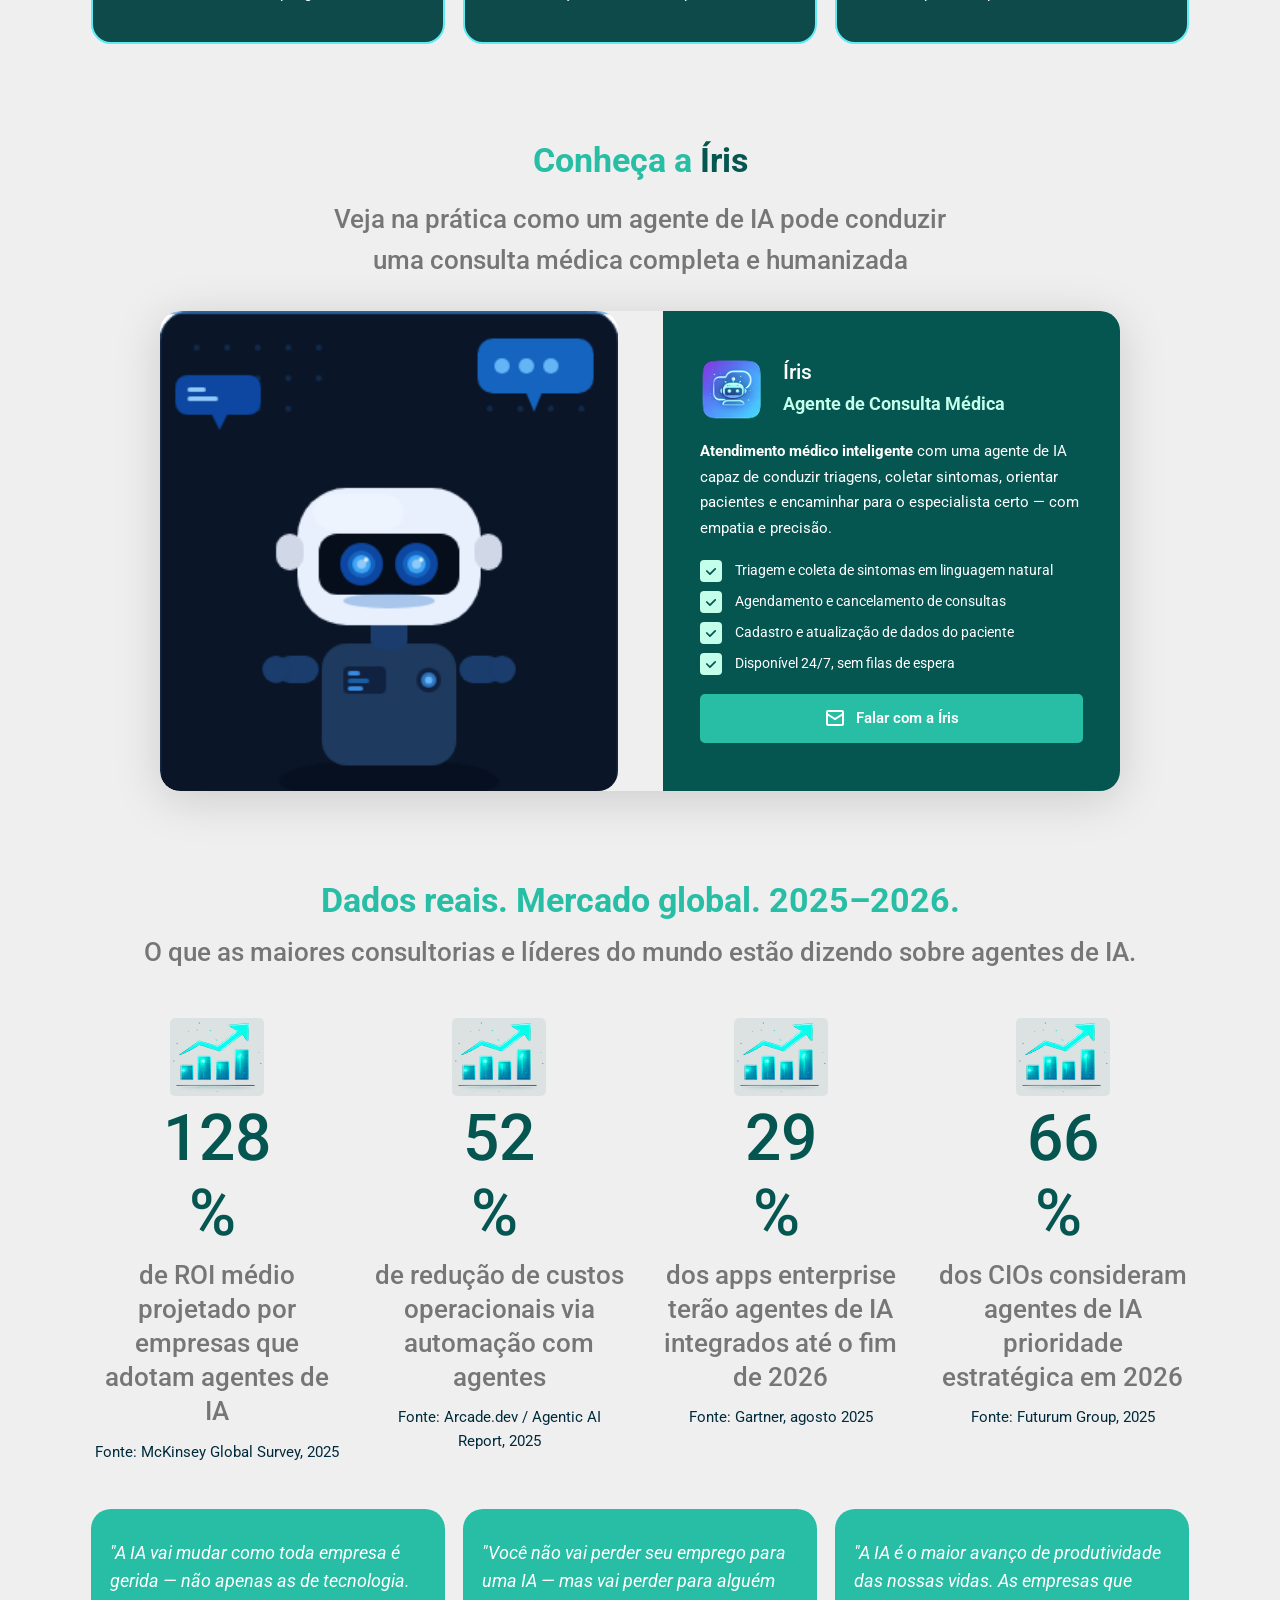
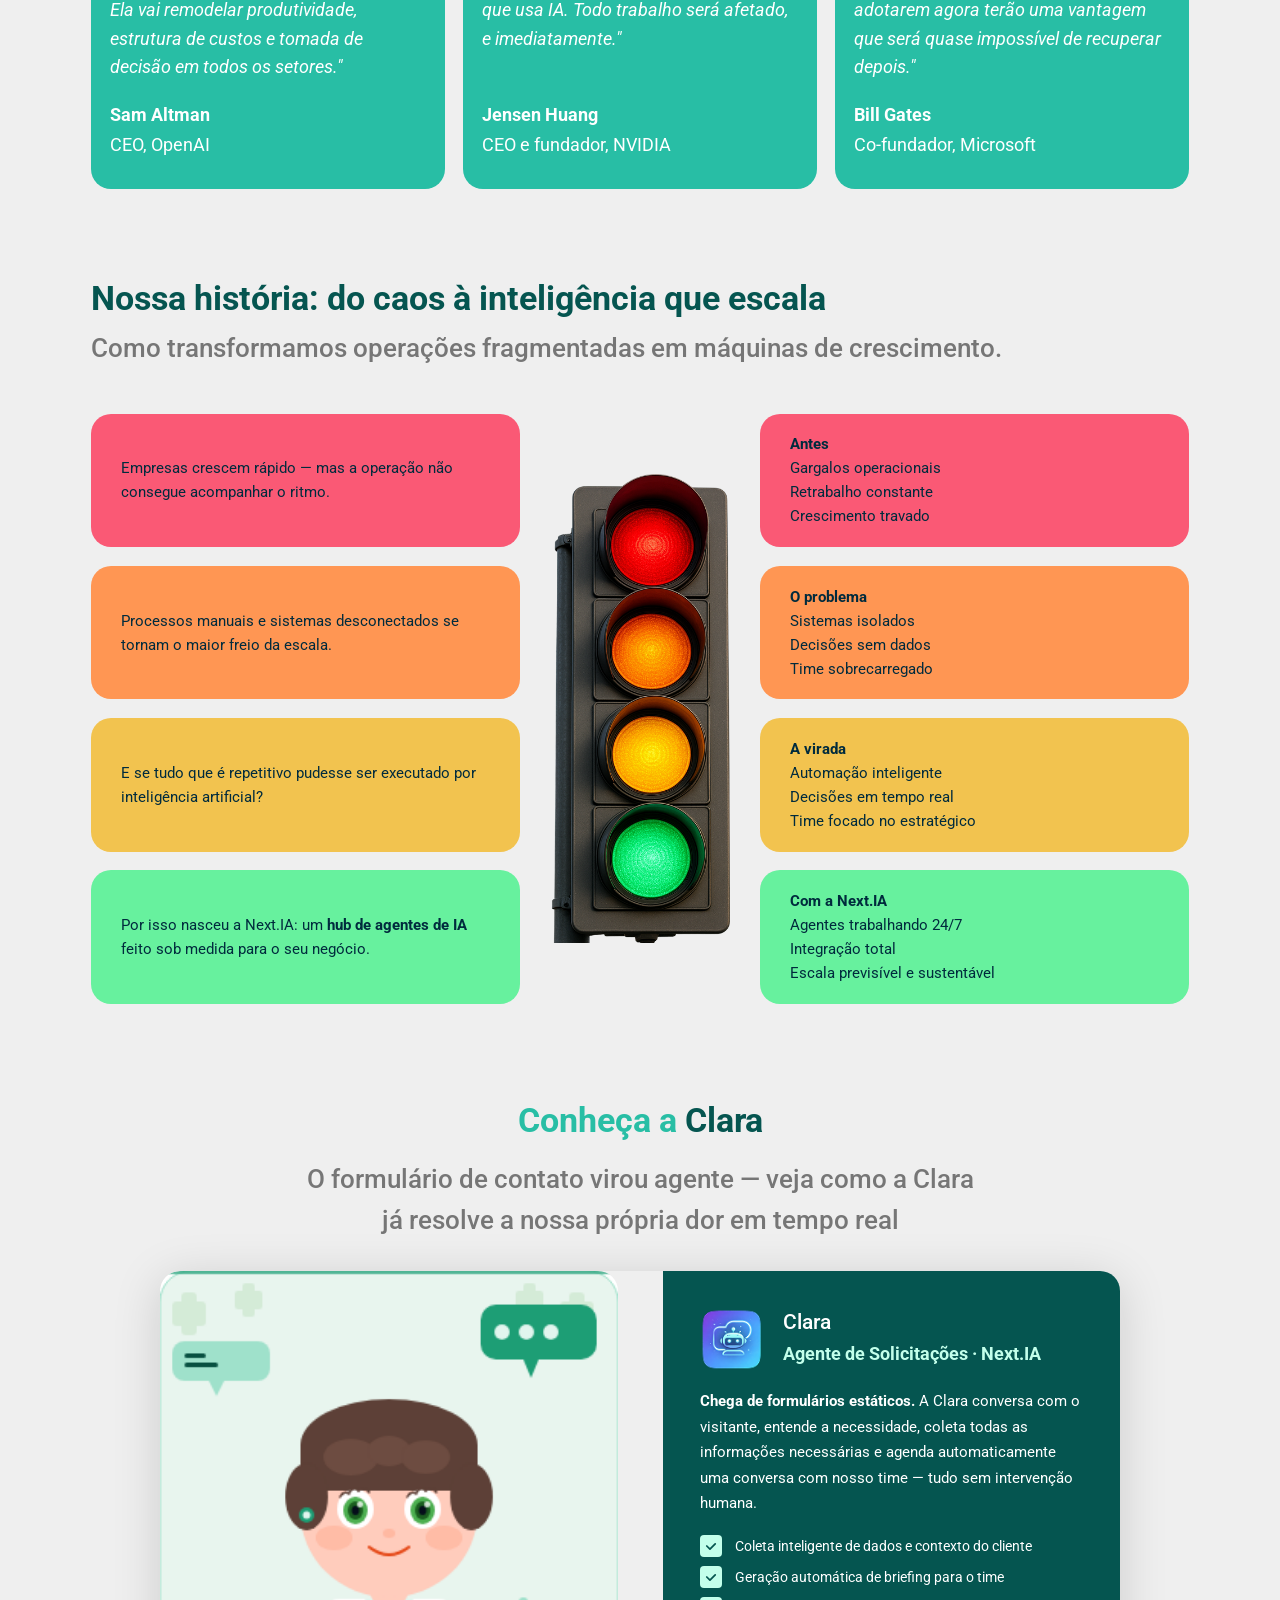
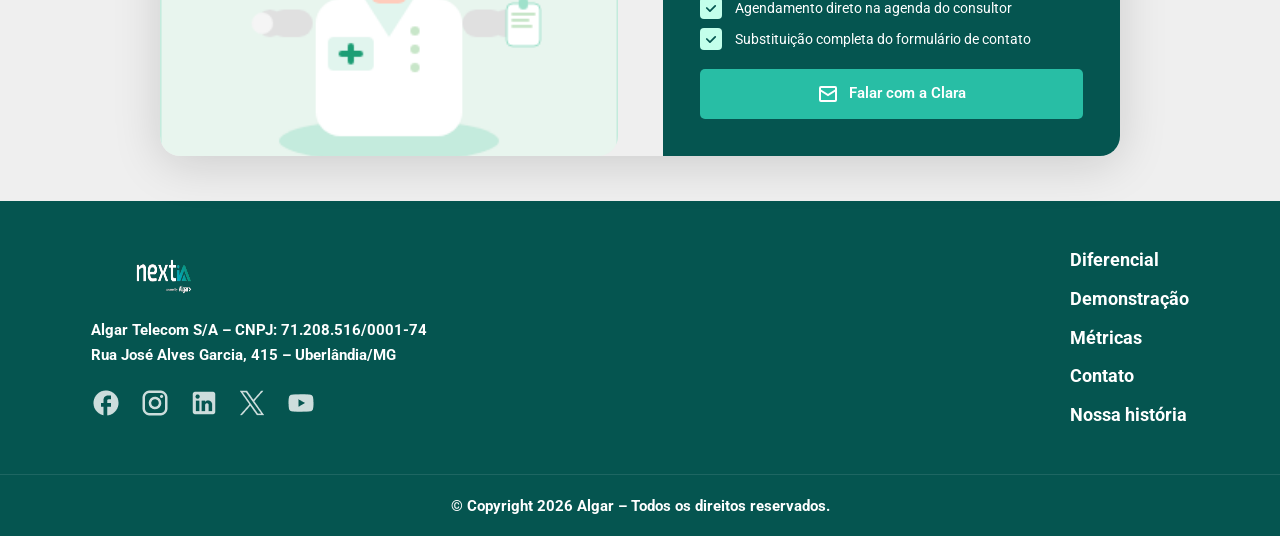
<file: NextIA/index.html>
<!DOCTYPE html>
<html lang="pt-BR">
<head>
  <meta charset="UTF-8" />
  <meta name="viewport" content="width=device-width, initial-scale=1.0" />
  <meta name="description" content="NextIA – Agentes de IA que automatizam, reduzem custos e escalam seu negócio." />
  <title>NextIA – Agentes de IA para seu Negócio</title>

  <!-- Google Fonts -->
  <link rel="preconnect" href="https://fonts.googleapis.com" />
  <link rel="preconnect" href="https://fonts.gstatic.com" crossorigin />
  <link href="https://fonts.googleapis.com/css2?family=Roboto+Condensed:wght@700&family=Roboto:ital,wght@0,400;0,500;0,700;1,400&display=swap" rel="stylesheet" />

  <!-- Stylesheets -->
  <link rel="stylesheet" href="assets/css/reset.css" />
  <link rel="stylesheet" href="assets/css/variables.css" />
  <link rel="stylesheet" href="assets/css/base.css" />
  <link rel="stylesheet" href="assets/css/layout.css" />
  <link rel="stylesheet" href="assets/css/components.css" />
  <link rel="stylesheet" href="assets/css/sections.css" />
  <link rel="stylesheet" href="assets/css/responsive.css" />
</head>
<body>

  <!-- ═══════════════════════════════════════ NAVBAR ═══════════════════════════════════════ -->
  <header class="navbar" id="navbar">
    <div class="navbar__inner container">
      <a href="#" class="navbar__logo" aria-label="NextIA – Página inicial">
        <img src="assets/images/NextIa-logo.png" alt="NextIA Logo" width="147" height="53" />
      </a>

      <nav class="navbar__nav" aria-label="Menu principal">
        <ul class="navbar__links" role="list">
          <li><a href="#diferencial" class="navbar__link">Diferencial</a></li>
          <li><a href="#demo"        class="navbar__link">Demonstração</a></li>
          <li><a href="#metricas"    class="navbar__link">Métricas</a></li>
          <li><a href="#contato"     class="navbar__link">Contato</a></li>
          <li><a href="#historia"    class="navbar__link">Nossa história</a></li>
        </ul>
      </nav>

      <a href="#contato" class="btn btn--primary">Agendar conversa</a>

      <button class="navbar__hamburger" aria-label="Abrir menu" aria-expanded="false" aria-controls="mobile-menu">
        <span></span><span></span><span></span>
      </button>
    </div>

    <!-- Mobile menu -->
    <nav class="navbar__mobile" id="mobile-menu" aria-hidden="true">
      <ul role="list">
        <li><a href="#diferencial" class="navbar__link">Diferencial</a></li>
        <li><a href="#demo"        class="navbar__link">Demonstração</a></li>
        <li><a href="#metricas"    class="navbar__link">Métricas</a></li>
        <li><a href="#contato"     class="navbar__link">Contato</a></li>
        <li><a href="#historia"    class="navbar__link">Nossa história</a></li>
        <li><a href="#contato" class="btn btn--primary btn--full">Agendar conversa</a></li>
      </ul>
    </nav>
  </header>

  <main>

    <!-- ═══════════════════════════════════════ HERO ══════════════════════════════════════════ -->
    <section class="hero" aria-label="Destaque principal">
      <div class="hero__bg" aria-hidden="true"></div>
      <div class="hero__content container">
        <h1 class="hero__title">
          Agentes de IA que automatizam,<br />
          reduzem custos e escalam<br />
          seu negócio
        </h1>
        <p class="hero__subtitle">
          Implemente inteligência artificial personalizada para otimizar processos
          e tomar decisões mais inteligentes, sem complexidade.
        </p>
        <a href="#contato" class="btn btn--primary">Quero meu agente</a>
      </div>
    </section>

    <!-- ════════════════════════════════════ DIFERENCIAL ══════════════════════════════════════ -->
    <section class="section diferencial" id="diferencial" aria-labelledby="diferencial-title">
      <div class="container">
        <p class="section__eyebrow">Onde atuamos</p>
        <h2 class="section__title" id="diferencial-title">
          Da operação ao estratégico: nossos agentes de IA resolvem<br />
          os principais gargalos do seu negócio
        </h2>

        <div class="cards-grid" role="list">

          <article class="card" role="listitem">
            <img class="card__icon" src="assets/images/Fig-Engine.png" alt="" aria-hidden="true" width="87" height="82" />
            <p class="card__text">Agentes que executam tarefas automaticamente</p>
          </article>

          <article class="card" role="listitem">
            <img class="card__icon" src="assets/images/Fig-Grafico.png" alt="" aria-hidden="true" width="94" height="78" />
            <p class="card__text">Menos gastos, mais eficiência</p>
          </article>

          <article class="card" role="listitem">
            <img class="card__icon" src="assets/images/Fig-Computer.png" alt="" aria-hidden="true" width="100" height="83" />
            <p class="card__text">Dados em tempo real para decidir melhor</p>
          </article>

          <article class="card" role="listitem">
            <img class="card__icon" src="assets/images/Fig-Foguete.png" alt="" aria-hidden="true" width="79" height="66" />
            <p class="card__text">Time focado no que gera valor</p>
          </article>

          <article class="card" role="listitem">
            <img class="card__icon" src="assets/images/Fig-Grafico.png" alt="" aria-hidden="true" width="94" height="78" />
            <p class="card__text">Cresça sem mais complexidade</p>
          </article>

          <article class="card" role="listitem">
            <img class="card__icon" src="assets/images/Fig-IA.png" alt="" aria-hidden="true" width="94" height="78" />
            <p class="card__text">Respostas rápidas e consistentes</p>
          </article>

        </div>
      </div>
    </section>

    <!-- ══════════════════════════════════════ DEMO ═══════════════════════════════════════════ -->
    <section class="section demo" id="demo" aria-labelledby="demo-title">
  <div class="container">
    <p class="section__eyebrow">
      Conheça a <span class="text--dark">Íris</span>
    </p>
    <h2 class="section__subtitle" id="demo-title">
      Veja na prática como um agente de IA pode conduzir<br />
      uma consulta médica completa e humanizada
    </h2>

    <div class="demo__wrapper">
      <div class="demo__media">
        <img src="assets/images/iris_agent.png" alt="Íris — Agente de consulta médica da Next.IA" width="860" height="547" loading="lazy" />
      </div>

      <div class="demo__info">
        <header class="demo__header">
          <img src="assets/images/Fig- Agente IA.png" alt="Íris" width="75" height="73" />
          <div>
            <h3 class="demo__agent-name">Íris</h3>
            <p class="demo__agent-tag">Agente de Consulta Médica</p>
          </div>
        </header>

        <p class="demo__description">
          <strong>Atendimento médico inteligente</strong> com uma agente de IA
          capaz de conduzir triagens, coletar sintomas, orientar pacientes e
          encaminhar para o especialista certo — com empatia e precisão.
        </p>

        <ul class="demo__features" role="list">
          <li class="demo__feature">
            <span class="demo__check" aria-hidden="true"></span>
            Triagem e coleta de sintomas em linguagem natural
          </li>
          <li class="demo__feature">
            <span class="demo__check" aria-hidden="true"></span>
            Agendamento e cancelamento de consultas
          </li>
          <li class="demo__feature">
            <span class="demo__check" aria-hidden="true"></span>
            Cadastro e atualização de dados do paciente
          </li>
          <li class="demo__feature">
            <span class="demo__check" aria-hidden="true"></span>
            Disponível 24/7, sem filas de espera
          </li>
        </ul>

        <a href="#contato" class="btn btn--primary btn--icon">
          <svg aria-hidden="true" width="24" height="24" viewBox="0 0 24 24" fill="none">
            <rect x="4" y="5" width="16" height="14" rx="1" stroke="white" stroke-width="2"/>
            <path d="M4 8l8 5 8-5" stroke="white" stroke-width="2"/>
          </svg>
          Falar com a Íris
        </a>
      </div>
    </div>
  </div>
</section>

    <!-- ════════════════════════════════════ MÉTRICAS ═════════════════════════════════════════ -->
    <section class="section metricas" id="metricas" aria-labelledby="metricas-title">
  <div class="container">
    <h2 class="section__eyebrow--green" id="metricas-title">Dados reais. Mercado global. 2025–2026.</h2>
    <p class="section__subtitle--gray">
      O que as maiores consultorias e líderes do mundo estão dizendo sobre agentes de IA.
    </p>

    <div class="stats-grid" role="list">

      <div class="stat" role="listitem">
        <img src="assets/images/Fig-Grafico.png" alt="" aria-hidden="true" width="94" height="78" loading="lazy" />
        <span class="stat__number" data-target="171">0</span><span class="stat__symbol">%</span>
        <p class="stat__label">de ROI médio projetado por empresas que adotam agentes de IA</p>
        <p class="stat__source">Fonte: McKinsey Global Survey, 2025</p>
      </div>

      <div class="stat" role="listitem">
        <img src="assets/images/Fig-Grafico.png" alt="" aria-hidden="true" width="94" height="78" loading="lazy" />
        <span class="stat__number" data-target="70">0</span><span class="stat__symbol">%</span>
        <p class="stat__label">de redução de custos operacionais via automação com agentes</p>
        <p class="stat__source">Fonte: Arcade.dev / Agentic AI Report, 2025</p>
      </div>

      <div class="stat" role="listitem">
        <img src="assets/images/Fig-Grafico.png" alt="" aria-hidden="true" width="94" height="78" loading="lazy" />
        <span class="stat__number" data-target="40">0</span><span class="stat__symbol">%</span>
        <p class="stat__label">dos apps enterprise terão agentes de IA integrados até o fim de 2026</p>
        <p class="stat__source">Fonte: Gartner, agosto 2025</p>
      </div>

      <div class="stat" role="listitem">
        <img src="assets/images/Fig-Grafico.png" alt="" aria-hidden="true" width="94" height="78" loading="lazy" />
        <span class="stat__number" data-target="89">0</span><span class="stat__symbol">%</span>
        <p class="stat__label">dos CIOs consideram agentes de IA prioridade estratégica em 2026</p>
        <p class="stat__source">Fonte: Futurum Group, 2025</p>
      </div>

    </div>

    <!-- Testemunhos de líderes globais -->
    <div class="testimonials-grid" aria-label="Declarações de líderes globais sobre IA">

      <blockquote class="testimonial">
        <p>"A IA vai mudar como toda empresa é gerida — não apenas as de tecnologia. Ela vai remodelar produtividade, estrutura de custos e tomada de decisão em todos os setores."</p>
        <footer>
          <strong>Sam Altman</strong>
          <span>CEO, OpenAI</span>
        </footer>
      </blockquote>

      <blockquote class="testimonial">
        <p>"Você não vai perder seu emprego para uma IA — mas vai perder para alguém que usa IA. Todo trabalho será afetado, e imediatamente."</p>
        <footer>
          <strong>Jensen Huang</strong>
          <span>CEO e fundador, NVIDIA</span>
        </footer>
      </blockquote>

      <blockquote class="testimonial">
        <p>"A IA é o maior avanço de produtividade das nossas vidas. As empresas que adotarem agora terão uma vantagem que será quase impossível de recuperar depois."</p>
        <footer>
          <strong>Bill Gates</strong>
          <span>Co-fundador, Microsoft</span>
        </footer>
      </blockquote>

    </div>
  </div>
</section>

    <!-- ══════════════════════════════════════ HISTÓRIA ═══════════════════════════════════════ -->
   <section class="section historia" id="historia" aria-labelledby="historia-title">
  <div class="container">
    <h2 class="historia__title" id="historia-title">
      Nossa história: do caos à inteligência que escala
    </h2>
    <p class="historia__subtitle">
      Como transformamos operações fragmentadas em máquinas de crescimento.
    </p>

    <div class="historia__wrapper">

      <!-- Timeline esquerda -->
      <div class="timeline timeline--left" aria-label="Nossa jornada narrativa">
        <div class="timeline__item timeline__item--red">
          <p>Empresas crescem rápido — mas a operação não consegue acompanhar o ritmo.</p>
        </div>
        <div class="timeline__item timeline__item--orange">
          <p>Processos manuais e sistemas desconectados se tornam o maior freio da escala.</p>
        </div>
        <div class="timeline__item timeline__item--yellow">
          <p>E se tudo que é repetitivo pudesse ser executado por inteligência artificial?</p>
        </div>
        <div class="timeline__item timeline__item--green">
          <p>Por isso nasceu a Next.IA: um <strong>hub de agentes de IA</strong> feito sob medida para o seu negócio.</p>
        </div>
      </div>

      <!-- Imagem central -->
      <div class="historia__visual" aria-hidden="true">
        <img src="assets/images/BC-Semaforo.png" alt="" width="320" height="938" loading="lazy" />
      </div>

      <!-- Timeline direita -->
      <div class="timeline timeline--right" aria-label="Antes e depois da Next.IA">
        <div class="timeline__item timeline__item--red">
          <p><strong>Antes</strong><br />Gargalos operacionais<br />Retrabalho constante<br />Crescimento travado</p>
        </div>
        <div class="timeline__item timeline__item--orange">
          <p><strong>O problema</strong><br />Sistemas isolados<br />Decisões sem dados<br />Time sobrecarregado</p>
        </div>
        <div class="timeline__item timeline__item--yellow">
          <p><strong>A virada</strong><br />Automação inteligente<br />Decisões em tempo real<br />Time focado no estratégico</p>
        </div>
        <div class="timeline__item timeline__item--green">
          <p><strong>Com a Next.IA</strong><br />Agentes trabalhando 24/7<br />Integração total<br />Escala previsível e sustentável</p>
        </div>
      </div>

    </div>
  </div>
</section>
    <!-- ══════════════════════════════════════ CONTATO ════════════════════════════════════════ -->
   <section class="section demo" id="contato" aria-labelledby="demo-title-clara">
  <div class="container">
    <p class="section__eyebrow">
      Conheça a <span class="text--dark">Clara</span>
    </p>
    <h2 class="section__subtitle" id="demo-title-clara">
      O formulário de contato virou agente — veja como a Clara<br />
      já resolve a nossa própria dor em tempo real
    </h2>

    <div class="demo__wrapper">
      <div class="demo__media">
        <img src="assets/images/clara_agent.png" alt="Clara — Agente de solicitações da Next.IA" width="860" height="547" loading="lazy" />
      </div>

      <div class="demo__info">
        <header class="demo__header">
          <img src="assets/images/Fig- Agente IA.png" alt="Clara" width="75" height="73" />
          <div>
            <h3 class="demo__agent-name">Clara</h3>
            <p class="demo__agent-tag">Agente de Solicitações · Next.IA</p>
          </div>
        </header>

        <p class="demo__description">
          <strong>Chega de formulários estáticos.</strong> A Clara conversa com
          o visitante, entende a necessidade, coleta todas as informações
          necessárias e agenda automaticamente uma conversa com nosso time —
          tudo sem intervenção humana.
        </p>

        <ul class="demo__features" role="list">
          <li class="demo__feature">
            <span class="demo__check" aria-hidden="true"></span>
            Coleta inteligente de dados e contexto do cliente
          </li>
          <li class="demo__feature">
            <span class="demo__check" aria-hidden="true"></span>
            Geração automática de briefing para o time
          </li>
          <li class="demo__feature">
            <span class="demo__check" aria-hidden="true"></span>
            Agendamento direto na agenda do consultor
          </li>
          <li class="demo__feature">
            <span class="demo__check" aria-hidden="true"></span>
            Substituição completa do formulário de contato
          </li>
        </ul>

        <a href="#contato" class="btn btn--primary btn--icon">
          <svg aria-hidden="true" width="24" height="24" viewBox="0 0 24 24" fill="none">
            <rect x="4" y="5" width="16" height="14" rx="1" stroke="white" stroke-width="2"/>
            <path d="M4 8l8 5 8-5" stroke="white" stroke-width="2"/>
          </svg>
          Falar com a Clara
        </a>
      </div>
    </div>
  </div>
</section>

  <!-- ══════════════════════════════════════ FOOTER ════════════════════════════════════════════ -->
  <footer class="footer" role="contentinfo">
    <div class="footer__inner container">

      <div class="footer__brand">
        <a href="#" aria-label="NextIA – topo da página">
          <img src="assets/images/NextIa-logo.png" alt="NextIA Logo" width="147" height="53" loading="lazy" />
        </a>
        <p class="footer__legal">
          Algar Telecom S/A – CNPJ: 71.208.516/0001-74<br />
          Rua José Alves Garcia, 415 – Uberlândia/MG
        </p>

        <div class="footer__social" aria-label="Redes sociais">
          <a href="#" class="footer__social-link" aria-label="Facebook">   
            <img src="assets/images/logo-facebook.png"alt="Facebook"/>
          </a>
          <a href="#" class="footer__social-link" aria-label="Instagram">
            <img src="assets/images/logo-instagram.png"alt="Instagram"/>
          </a>
          <a href="#" class="footer__social-link" aria-label="LinkedIn">
            <img src="assets/images/logo-linkedin.png"alt="Linkedin"/>
          </a>
          <a href="#" class="footer__social-link" aria-label="Twitter / X">
            <img src="assets/images/logo-twitter.png"alt="Twitter"/>
          </a>
          <a href="#" class="footer__social-link" aria-label="YouTube">
            <img src="assets/images/logo-youtube.png"alt="Youtube"/>
          </a>
        </div>
      </div>

      <nav class="footer__nav" aria-label="Menu do rodapé">
        <ul  role="list">
          <li><a href="#diferencial">Diferencial</a></li>
          <li><a href="#demo">Demonstração</a></li>
          <li><a href="#metricas">Métricas</a></li>
          <li><a href="#contato">Contato</a></li>
          <li><a href="#historia">Nossa história</a></li>
        </ul>
      </nav>

    </div>

    <p class="footer__copyright">© Copyright 2026 Algar – Todos os direitos reservados.</p>
  </footer>

  <!-- Scripts -->
  <script type="module" src="assets/js/utils.js"       defer></script>
  <script type="module" src="assets/js/navbar.js"      defer></script>
  <script type="module" src="assets/js/animations.js"  defer></script>
  <script type="module" src="assets/js/counter.js"     defer></script>
  <script type="module" src="assets/js/form.js"        defer></script>
</body>
</html>
</file>
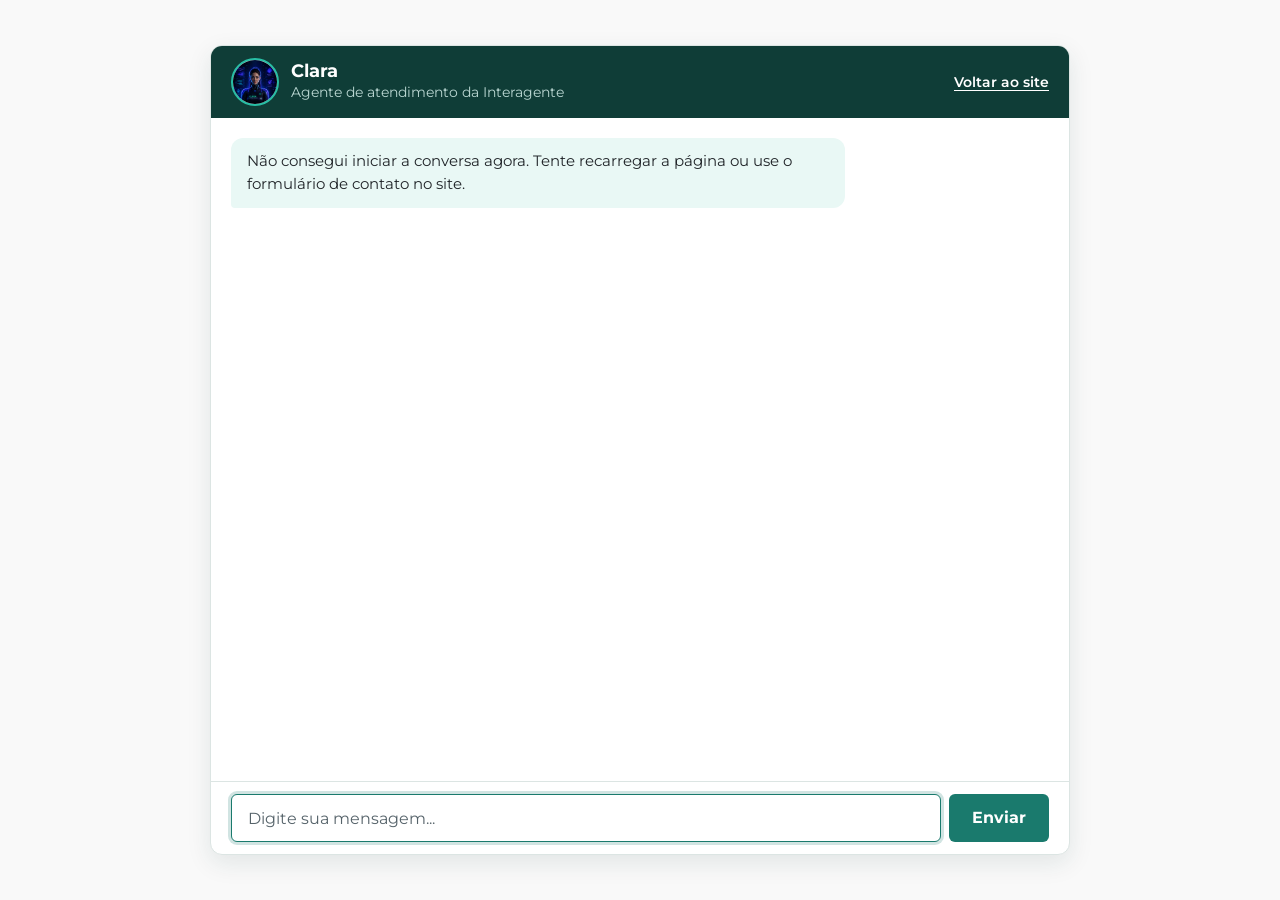
<file: chat.html>
<!DOCTYPE html>
<html lang="pt-BR">
<head>
<meta charset="UTF-8" />
<meta name="viewport" content="width=device-width, initial-scale=1.0" />
<meta name="theme-color" content="#0F3D37" />
<title>Clara | Interagente</title>

<link rel="preconnect" href="https://fonts.googleapis.com" />
<link rel="preconnect" href="https://fonts.gstatic.com" crossorigin />
<link href="https://fonts.googleapis.com/css2?family=Montserrat:wght@400;500;600;700;800&display=swap" rel="stylesheet" />
<link rel="icon" type="image/png" href="assets/images/favicon-interagente.png" />

<link rel="stylesheet" href="assets/css/reset.css" />
<link rel="stylesheet" href="assets/css/variables.css" />
<link rel="stylesheet" href="assets/css/base.css" />
<link rel="stylesheet" href="assets/css/chat.css" />
</head>
<body>

<main class="chat-page">
  <section class="chat-container" aria-labelledby="chat-title">

    <header class="chat-header">
      <img src="assets/images/agente.png" alt="" class="chat-avatar" width="48" height="48" />
      <div class="chat-header__info">
        <h1 id="chat-title">Clara</h1>
        <p>Agente de atendimento da Interagente</p>
      </div>
      <a href="index.html" class="chat-back">Voltar ao site</a>
    </header>

    <div id="chatMessages" class="chat-messages" role="log" aria-live="polite" aria-label="Mensagens da conversa"></div>

    <div id="typingIndicator" class="typing-indicator hidden" aria-hidden="true">
      Clara está digitando...
    </div>

    <form id="chatForm" class="chat-input-area">
      <label for="messageInput" class="visually-hidden">Sua mensagem</label>
      <input type="text" id="messageInput" placeholder="Digite sua mensagem..." autocomplete="off" maxlength="2000" />
      <button type="submit" id="sendButton">Enviar</button>
    </form>

  </section>
</main>

<script src="assets/js/chat.js"></script>
</body>
</html>
</file>
<file: assets/css/variables.css>
/* ─────────────────────────────────────────────
   variables.css – Design tokens
   Identidade: Algar (cores e fonte extraídas de algar.com.br)
   Contrastes conferidos para WCAG AA.
───────────────────────────────────────────── */
:root {
  /* ── Marca Algar ── */
  --color-accent:       #28BEA5;  /* Verde-água Algar: ícones, detalhes, fundos de destaque */
  --color-accent-dark:  #239687;  /* Tom escuro Algar: seleção, barra de rolagem */
  --color-accent-deep:  #1A7A6D;  /* Botões e links com texto branco (5,19:1) */
  --color-accent-ink:   #146359;  /* Hover dos botões (7,1:1 com branco) */
  --color-accent-soft:  #E9F8F5;  /* Fundo suave de destaque */

  /* ── Superfícies ── */
  --color-bg:           #FFFFFF;
  --color-bg-alt:       #F9F9F9;  /* Fundo alternado usado no site da Algar */
  --color-surface-dark: #0F3D37;  /* Hero (overlay) e faixa superior */
  --color-footer:       #1B2422;

  /* ── Texto ── */
  --color-text:         #212529;  /* Cor de texto do site da Algar */
  --color-text-muted:   #56636A;  /* 6,2:1 sobre branco */
  --color-text-inverse: #FFFFFF;
  --color-text-inverse-muted: #B9D6D1;
  --color-footer-text:  #B8C2C0;

  /* ── Linhas e estados ── */
  --color-border:       #DCE5E3;
  --color-border-strong:#A9D9D0;
  --color-danger:       #CC0000;  /* Mesmo vermelho de erro do site da Algar */

  /* ── Tipografia ── */
  --font-base: 'Montserrat', system-ui, -apple-system, 'Segoe UI', Roboto, sans-serif;

  --text-display: clamp(2.25rem, 4.5vw + 0.5rem, 3.75rem);
  --text-h1:      clamp(2rem, 3.6vw + 0.5rem, 3.25rem);
  --text-h2:      clamp(1.6rem, 2vw + 0.75rem, 2.25rem);
  --text-h3:      clamp(1.1rem, 0.6vw + 0.95rem, 1.3rem);
  --text-body-lg: clamp(1.05rem, 0.4vw + 0.95rem, 1.15rem);
  --text-body:    1rem;
  --text-sm:      0.875rem;
  --text-xs:      0.75rem;

  /* ── Espaçamento ── */
  --space-xs:  0.5rem;
  --space-sm:  0.75rem;
  --space-md:  1.25rem;
  --space-lg:  2rem;
  --space-xl:  3rem;
  --space-2xl: 5rem;

  /* ── Layout ── */
  --container-max:    1200px;
  --container-narrow: 760px;
  --container-px:     clamp(1.25rem, 4vw, 3rem);
  --topbar-height:    36px;
  --navbar-height:    72px;

  /* ── Bordas ── */
  --radius-sm:   6px;
  --radius-md:   12px;
  --radius-pill: 999px;

  /* ── Sombras ── */
  --shadow-sm:    0 1px 3px rgba(15, 61, 55, 0.08);
  --shadow-card:  0 8px 24px rgba(15, 61, 55, 0.10);
  --shadow-float: 0 6px 20px rgba(15, 61, 55, 0.25);

  /* ── Transições ── */
  --transition-fast: 150ms ease;
  --transition-base: 250ms ease;

  /* Breakpoints (referência; media queries não aceitam variáveis):
     544px · 768px · 1024px · 1440px — os mesmos do site da Algar */
}
</file>
<file: assets/css/base.css>
/* ─────────────────────────────────────────────
   base.css – Estilos globais e tipografia
───────────────────────────────────────────── */

html {
  font-size: 100%;
  scroll-behavior: smooth;
  scroll-padding-top: calc(var(--navbar-height) + 1rem); /* âncoras não ficam sob o header */
  scrollbar-color: var(--color-accent) var(--color-accent-dark); /* igual ao site da Algar */
}

body {
  font-family: var(--font-base);
  font-size: var(--text-body);
  font-weight: 400;
  line-height: 1.6;
  color: var(--color-text);
  background-color: var(--color-bg);
}

h1, h2, h3, h4 {
  font-weight: 700;
  line-height: 1.2;
  color: var(--color-text);
}

p {
  max-width: 68ch;
}

strong {
  font-weight: 700;
}

/* Seleção de texto com as cores da Algar */
::selection {
  background: var(--color-accent-dark);
  color: var(--color-text-inverse);
}

/* Foco visível em qualquer elemento interativo */
:focus-visible {
  outline: 3px solid var(--color-accent-deep);
  outline-offset: 3px;
  border-radius: var(--radius-sm);
}

/* Link para pular direto ao conteúdo */
.skip-link {
  position: absolute;
  top: -999px;
  left: 1rem;
  z-index: 10000;
  padding: 0.6rem 1rem;
  border-radius: var(--radius-sm);
  background: var(--color-accent-deep);
  color: var(--color-text-inverse);
  font-weight: 600;
}

.skip-link:focus {
  top: 1rem;
}

/* Esconde visualmente, mas mantém para leitores de tela */
.visually-hidden {
  position: absolute;
  width: 1px;
  height: 1px;
  padding: 0;
  margin: -1px;
  overflow: hidden;
  clip: rect(0, 0, 0, 0);
  white-space: nowrap;
  border: 0;
}
</file>
<file: assets/css/layout.css>
/* ─────────────────────────────────────────────
   layout.css – Container e estrutura de seções
───────────────────────────────────────────── */

.container {
  width: 100%;
  max-width: var(--container-max);
  margin-inline: auto;
  padding-inline: var(--container-px);
}

.container--narrow {
  max-width: calc(var(--container-narrow) + 2 * var(--container-px));
}

.section {
  padding-block: var(--space-xl);
}

.section--alt {
  background-color: var(--color-bg-alt);
}

/* Cabeçalho de seção: título + subtítulo (padrão Algar) */
.section__head {
  margin-bottom: var(--space-lg);
}

.section__title {
  font-size: var(--text-h2);
  font-weight: 800;
  letter-spacing: -0.01em;
}

.section__subtitle {
  margin-top: var(--space-xs);
  font-size: var(--text-body-lg);
  color: var(--color-text-muted);
}
</file>
<file: assets/css/components.css>
/* ─────────────────────────────────────────────
   components.css – Peças reutilizáveis
   Mobile-first. Ajustes de tela maior em responsive.css.
───────────────────────────────────────────── */


/* ══════════════ BOTÕES ══════════════ */

.btn {
  display: inline-flex;
  align-items: center;
  justify-content: center;
  gap: 0.5rem;
  min-height: 48px;
  padding: 0.75rem 1.5rem;
  border: 2px solid transparent;
  border-radius: var(--radius-sm);
  font-size: var(--text-body);
  font-weight: 700;
  line-height: 1.2;
  text-align: center;
  transition: background-color var(--transition-fast), color var(--transition-fast),
              border-color var(--transition-fast);
}

/* Primário: verde Algar escurecido para texto branco passar no contraste */
.btn--primary {
  background-color: var(--color-accent-deep);
  color: var(--color-text-inverse);
}
.btn--primary:hover { background-color: var(--color-accent-ink); }

.btn--outline {
  border-color: var(--color-accent-deep);
  color: var(--color-accent-deep);
  background-color: transparent;
}
.btn--outline:hover { background-color: var(--color-accent-soft); }

/* Destaque: verde Algar puro com texto escuro (6,6:1), para fundos escuros */
.btn--accent {
  background-color: var(--color-accent);
  color: var(--color-text);
}
.btn--accent:hover { background-color: #3FD0B8; }

/* Fantasma: só sobre fundo escuro (hero) */
.btn--ghost {
  border-color: var(--color-text-inverse);
  color: var(--color-text-inverse);
  background-color: transparent;
}
.btn--ghost:hover { background-color: rgba(255, 255, 255, 0.12); }

.btn--full { width: 100%; }

.btn:disabled {
  opacity: 0.6;
  cursor: not-allowed;
}


/* ══════════════ CARD DE SOLUÇÃO ══════════════ */

.card {
  display: flex;
  flex-direction: column;
  gap: var(--space-xs);
  padding-top: var(--space-md);
  border-top: 1px solid var(--color-border);
}

.card__icon {
  display: grid;
  place-items: center;
  width: 44px;
  height: 44px;
  margin-bottom: var(--space-xs);
  border-radius: var(--radius-sm);
  background-color: var(--color-accent-soft);
  color: var(--color-accent-deep);
}
.card__icon svg { width: 24px; height: 24px; }

.card__title { font-size: var(--text-h3); }

.card__text {
  font-size: var(--text-sm);
  color: var(--color-text-muted);
}


/* ══════════════ CARD DE AGENTE  ══════════════ */

.agent-card {
  display: flex;
  flex-direction: column;
  padding: var(--space-md);
  border: 1px solid var(--color-border);
  border-radius: var(--radius-md);
  background-color: var(--color-bg);
  box-shadow: var(--shadow-sm);
  transition: border-color var(--transition-base), box-shadow var(--transition-base);
}

.agent-card.is-active {
  border-color: var(--color-accent);
  box-shadow: 0 0 0 1px var(--color-accent), var(--shadow-card);
}

/* Tag em caixa alta, como "MEGA OFERTA" nos cards da Algar */
.agent-card__tag {
  align-self: flex-start;
  margin-bottom: var(--space-sm);
  padding: 0.25rem 0.65rem;
  border-radius: var(--radius-pill);
  background-color: var(--color-accent-soft);
  color: var(--color-accent-deep);
  font-size: var(--text-xs);
  font-weight: 700;
  letter-spacing: 0.06em;
  text-transform: uppercase;
}

.agent-card.is-active .agent-card__tag {
  background-color: var(--color-accent-deep);
  color: var(--color-text-inverse);
}

.agent-card__role {
  font-size: var(--text-sm);
  font-weight: 600;
  color: var(--color-text-muted);
}

.agent-card__name {
  font-size: 2rem;
  font-weight: 800;
  line-height: 1.1;
}

.agent-card__plus {
  margin-top: 0.15rem;
  font-size: var(--text-sm);
  font-weight: 600;
  color: var(--color-accent-deep);
}

.agent-card__desc {
  margin-top: var(--space-sm);
  padding-top: var(--space-sm);
  border-top: 1px solid var(--color-border);
  font-size: var(--text-sm);
  color: var(--color-text-muted);
}

.agent-card__skills {
  display: flex;
  flex-wrap: wrap;
  gap: 0.4rem;
  margin-top: var(--space-sm);
}

.agent-card__skills li {
  padding: 0.2rem 0.6rem;
  border: 1px solid var(--color-border);
  border-radius: var(--radius-pill);
  font-size: var(--text-xs);
  font-weight: 600;
}

.agent-card__actions {
  display: flex;
  flex-direction: column;
  gap: var(--space-xs);
  margin-top: auto;            /* empurra os botões para o fim do card */
  padding-top: var(--space-md);
}

.agent-card__actions .btn {
  padding-inline: 0.75rem;
  font-size: var(--text-sm);
}


/* ══════════════ CHAT ILUSTRATIVO (simulação do agente) ══════════════ */

.chat-mock__header {
  display: flex;
  align-items: center;
  gap: var(--space-sm);
  padding-bottom: var(--space-sm);
  margin-bottom: var(--space-sm);
  border-bottom: 1px solid var(--color-border);
}

.chat-mock__avatar {
  display: grid;
  place-items: center;
  flex-shrink: 0;
  width: 42px;
  height: 42px;
  border-radius: 50%;
  background-color: var(--color-accent-deep);
  color: var(--color-text-inverse);
  font-size: 1.1rem;
  font-weight: 800;
}

.chat-mock__protocol {
  font-size: var(--text-sm);
  font-weight: 700;
}

.chat-mock__status {
  display: flex;
  align-items: center;
  gap: 0.4rem;
  font-size: var(--text-xs);
  color: var(--color-text-muted);
}

.chat-mock__status::before {
  content: "";
  width: 8px;
  height: 8px;
  border-radius: 50%;
  background-color: var(--color-accent);
}

.chat-mock__bubble {
  max-width: 85%;
  margin-bottom: var(--space-sm);
  padding: 0.7rem 0.95rem;
  border-radius: var(--radius-md);
  font-size: var(--text-sm);
  line-height: 1.5;
}

.chat-mock__bubble--agent {
  border-bottom-left-radius: 4px;
  background-color: var(--color-accent-soft);
}

.chat-mock__bubble--user {
  margin-left: auto;
  border-bottom-right-radius: 4px;
  background-color: var(--color-accent-deep);
  color: var(--color-text-inverse);
}

.chat-mock__progress {
  height: 4px;
  margin-top: 0.6rem;
  overflow: hidden;
  border-radius: var(--radius-pill);
  background-color: rgba(26, 122, 109, 0.15);
}

.chat-mock__progress span {
  display: block;
  width: 60%;
  height: 100%;
  border-radius: inherit;
  background-color: var(--color-accent-deep);
  animation: progress 2.4s ease-in-out infinite alternate;
}

@keyframes progress {
  from { width: 20%; }
  to   { width: 85%; }
}

.chat-mock__note {
  font-size: var(--text-xs);
  color: var(--color-text-muted);
  text-align: right;
}


/* ══════════════ INDICADOR  ══════════════ */

.metric {
  padding-top: var(--space-md);
  border-top: 3px solid var(--color-accent);
}

.metric__title { font-size: var(--text-h3); }

.metric__text {
  margin-top: 0.35rem;
  font-size: var(--text-sm);
  color: var(--color-text-muted);
}


/* ══════════════ CENÁRIO (antes × com o agente) ══════════════ */

.cenario {
  display: flex;
  flex-direction: column;
  padding: var(--space-md);
  border: 1px solid var(--color-border);
  border-radius: var(--radius-md);
}

.cenario__area {
  margin-bottom: var(--space-sm);
  font-size: var(--text-h3);
  font-weight: 700;
}

.cenario__compare {
  display: flex;
  flex-direction: column;
  gap: var(--space-xs);
}

.cenario__row {
  padding: var(--space-sm);
  border-radius: var(--radius-sm);
}

.cenario__row dt {
  margin-bottom: 0.2rem;
  font-size: var(--text-xs);
  font-weight: 700;
}

.cenario__row dd { font-size: var(--text-sm); }

.cenario__row--antes { background-color: var(--color-bg-alt); }
.cenario__row--antes dt { color: var(--color-text-muted); }

.cenario__row--depois { background-color: var(--color-accent-soft); }
.cenario__row--depois dt { color: var(--color-accent-deep); }


/* ══════════════ ETAPA (Como funciona) ══════════════ */

.step {
  position: relative;
  display: flex;
  flex-direction: column;
  gap: 0.35rem;
}

.step__number {
  display: grid;
  place-items: center;
  width: 40px;
  height: 40px;
  margin-bottom: var(--space-xs);
  border-radius: 50%;
  background-color: var(--color-accent-deep);
  color: var(--color-text-inverse);
  font-weight: 800;
  position: relative;
  z-index: 1;
}

.step__title { font-size: var(--text-h3); }

.step__text {
  font-size: var(--text-sm);
  color: var(--color-text-muted);
}


/* ══════════════ PERGUNTA FREQUENTE ══════════════ */

.faq__item {
  border-bottom: 1px solid var(--color-border);
}

.faq__item summary {
  display: flex;
  align-items: center;
  justify-content: space-between;
  gap: var(--space-md);
  padding-block: var(--space-md);
  font-weight: 600;
  cursor: pointer;
  list-style: none;
}

.faq__item summary::-webkit-details-marker { display: none; }

/* Sinal de + que vira − ao abrir */
.faq__item summary::after {
  content: "+";
  flex-shrink: 0;
  display: grid;
  place-items: center;
  width: 28px;
  height: 28px;
  border-radius: 50%;
  background-color: var(--color-accent-soft);
  color: var(--color-accent-deep);
  font-size: 1.25rem;
  font-weight: 700;
  line-height: 1;
}

.faq__item[open] summary::after { content: "−"; }

.faq__item p {
  padding-bottom: var(--space-md);
  color: var(--color-text-muted);
}


/* ══════════════ FORMULÁRIO ══════════════ */

.form-card {
  padding: var(--space-md);
  border: 1px solid var(--color-border);
  border-radius: var(--radius-md);
  background-color: var(--color-bg);
}

.form-card__label {
  margin-bottom: var(--space-md);
  font-weight: 700;
}

.form-row {
  display: grid;
  gap: 0 var(--space-sm);
}

.form-group {
  display: flex;
  flex-direction: column;
  gap: 0.3rem;
  margin-bottom: var(--space-sm);
}

.form-group label {
  font-size: var(--text-sm);
  font-weight: 600;
}

.form-optional {
  font-weight: 400;
  color: var(--color-text-muted);
}

.form-required { color: var(--color-danger); }

.form-hint {
  margin-bottom: var(--space-sm);
  font-size: var(--text-xs);
  color: var(--color-text-muted);
}

.form-group input:not([type="radio"]):not([type="checkbox"]),
.form-group select,
.form-group textarea {
  width: 100%;
  min-height: 46px;
  padding: 0.65rem 0.85rem;
  border: 1px solid var(--color-border-strong);
  border-radius: var(--radius-sm);
  background-color: var(--color-bg);
  transition: border-color var(--transition-fast), box-shadow var(--transition-fast);
}

.form-group input:not([type="radio"]):not([type="checkbox"]):focus,
.form-group select:focus,
.form-group textarea:focus {
  outline: none;
  border-color: var(--color-accent-deep);
  box-shadow: 0 0 0 3px rgba(26, 122, 109, 0.2);
}

.form-group .is-invalid {
  border-color: var(--color-danger);
}

/* Select com seta própria (mantém a aparência igual nos navegadores) */
.form-group select {
  appearance: none;
  padding-right: 2.5rem;
  background-image: url("data:image/svg+xml,%3Csvg xmlns='http://www.w3.org/2000/svg' width='12' height='8' viewBox='0 0 12 8'%3E%3Cpath d='M1 1.5 6 6.5 11 1.5' fill='none' stroke='%231A7A6D' stroke-width='2' stroke-linecap='round' stroke-linejoin='round'/%3E%3C/svg%3E");
  background-repeat: no-repeat;
  background-position: right 0.9rem center;
  cursor: pointer;
}

/* Grupo de rádios ("Já tem algum processo?") */
.form-choice {
  border: 0;
  min-width: 0;
}

.form-choice legend {
  margin-bottom: 0.4rem;
  font-size: var(--text-sm);
  font-weight: 600;
}

.form-choice__option {
  display: flex;
  align-items: flex-start;
  gap: 0.6rem;
  padding: 0.55rem 0.75rem;
  border: 1px solid var(--color-border);
  border-radius: var(--radius-sm);
  font-size: var(--text-sm);
  font-weight: 500;
  cursor: pointer;
  transition: border-color var(--transition-fast), background-color var(--transition-fast);
}

.form-choice .form-choice__option + .form-choice__option { margin-top: 0.4rem; }

.form-choice__option:has(input:checked) {
  border-color: var(--color-accent-deep);
  background-color: var(--color-accent-soft);
}

.form-choice__option input {
  flex-shrink: 0;
  width: 18px;
  height: 18px;
  margin-top: 0.1rem;
  accent-color: var(--color-accent-deep);
}

.form-group.has-error .form-choice__option { border-color: var(--color-danger); }

/* Consentimento LGPD: sem moldura, texto menor */
.form-consent .form-choice__option {
  padding: 0;
  border: 0;
  background: none;
  font-size: var(--text-xs);
  font-weight: 400;
  color: var(--color-text-muted);
}

.form-consent .form-choice__option:has(input:checked) { background: none; }

.form-consent a {
  color: var(--color-accent-deep);
  font-weight: 600;
  text-decoration: underline;
}

.form-error {
  min-height: 1em;
  font-size: var(--text-xs);
  font-weight: 600;
  color: var(--color-danger);
}


/* ══════════════ BOTÃO FLUTUANTE DA CLARA ══════════════ */

.float-chat {
  position: fixed;
  right: 1rem;
  bottom: 1rem;
  z-index: 900;
  display: inline-flex;
  align-items: center;
  gap: 0.5rem;
  padding: 0.85rem;
  border-radius: var(--radius-pill);
  background-color: var(--color-accent-deep);
  color: var(--color-text-inverse);
  font-weight: 700;
  box-shadow: var(--shadow-float);
  transition: opacity var(--transition-base), transform var(--transition-base),
              visibility var(--transition-base), background-color var(--transition-fast);
}

.float-chat:hover { background-color: var(--color-accent-ink); }

.float-chat__icon svg { width: 22px; height: 22px; }

/* Rótulo só aparece em telas maiores (responsive.css) */
.float-chat__label { display: none; }

/* Escondido quando a seção de contato já está na tela (navbar.js) */
.float-chat.is-hidden {
  opacity: 0;
  transform: translateY(12px);
  visibility: hidden; /* também sai da ordem de foco do teclado */
  pointer-events: none;
}
</file>
<file: assets/css/sections.css>
/* ─────────────────────────────────────────────
   sections.css – Estilos específicos de cada seção,
   na ordem em que aparecem na página.
───────────────────────────────────────────── */


/* ══════════════ FAIXA SUPERIOR ══════════════ */

.topbar {
  background-color: var(--color-footer);
  color: var(--color-text-inverse-muted);
  font-size: var(--text-xs);
}

.topbar__inner {
  display: flex;
  align-items: center;
  justify-content: space-between;
  gap: var(--space-sm);
  min-height: var(--topbar-height);
}

.topbar__link {
  color: var(--color-text-inverse);
  font-weight: 600;
  text-decoration: underline;
  text-underline-offset: 3px;
}

/* No celular, mostra só o link para a Clara */
.topbar__brand { display: none; }


/* ══════════════ NAVBAR ══════════════ */

/* Header escuro: o logo da Interagente é claro e some sobre fundo branco */
.navbar {
  position: sticky;
  top: 0;
  z-index: 1000;
  background-color: var(--color-surface-dark);
  border-bottom: 1px solid rgba(255, 255, 255, 0.08);
  transition: box-shadow var(--transition-base);
}

.navbar.is-scrolled { box-shadow: var(--shadow-card); }

.navbar__inner {
  display: flex;
  align-items: center;
  justify-content: space-between;
  gap: var(--space-md);
  height: var(--navbar-height);
}

.navbar__logo img {
  width: auto;
  height: 40px;
}

/* Menu e CTA de desktop ficam ocultos no celular */
.navbar__nav,
.navbar__cta { display: none; }

.navbar__links {
  display: flex;
  gap: var(--space-lg);
}

.navbar__link {
  position: relative;
  padding-block: 0.4rem;
  font-size: var(--text-sm);
  font-weight: 600;
  color: var(--color-text-inverse-muted);
  transition: color var(--transition-fast);
}

.navbar__link:hover,
.navbar__link.is-active { color: var(--color-text-inverse); }

/* Sublinhado do link ativo */
.navbar__nav .navbar__link.is-active::after {
  content: "";
  position: absolute;
  left: 0;
  right: 0;
  bottom: -2px;
  height: 2px;
  border-radius: 2px;
  background-color: var(--color-accent);
}

/* Hambúrguer */
.navbar__hamburger {
  display: flex;
  flex-direction: column;
  justify-content: center;
  gap: 5px;
  width: 44px;
  height: 44px;
  padding: 10px;
}

.navbar__hamburger span {
  display: block;
  height: 2px;
  border-radius: 2px;
  background-color: var(--color-text-inverse);
  transition: transform var(--transition-base), opacity var(--transition-fast);
}

.navbar__hamburger[aria-expanded="true"] span:nth-child(1) { transform: translateY(7px) rotate(45deg); }
.navbar__hamburger[aria-expanded="true"] span:nth-child(2) { opacity: 0; }
.navbar__hamburger[aria-expanded="true"] span:nth-child(3) { transform: translateY(-7px) rotate(-45deg); }

/* Menu mobile: abre abaixo do header */
.navbar__mobile {
  display: none;
  position: absolute;
  top: 100%;
  left: 0;
  right: 0;
  max-height: calc(100vh - var(--navbar-height));
  overflow-y: auto;
  padding: var(--space-sm) var(--container-px) var(--space-lg);
  background-color: var(--color-surface-dark);
  border-bottom: 1px solid rgba(255, 255, 255, 0.08);
  box-shadow: var(--shadow-card);
}

.navbar__mobile.is-open { display: block; }

.navbar__mobile .navbar__link {
  display: block;
  padding-block: var(--space-sm);
  border-bottom: 1px solid rgba(255, 255, 255, 0.1);
  font-size: var(--text-body);
}

.navbar__mobile .btn { margin-top: var(--space-md); }


/* ══════════════ HERO ══════════════ */

.hero {
  position: relative;
  display: flex;
  align-items: center;
  min-height: min(78svh, 720px);
  padding-block: var(--space-2xl) calc(var(--space-2xl) + 2rem); /* espaço para os atalhos sobrepostos */
  overflow: hidden;
  color: var(--color-text-inverse);
  background-color: var(--color-surface-dark);
}

.hero__bg {
  position: absolute;
  inset: 0;
  background: url("../images/BC-Hero.png") center / cover no-repeat;
}

/* Película escura à esquerda para garantir leitura do texto */
.hero__bg::after {
  content: "";
  position: absolute;
  inset: 0;
  background: linear-gradient(
    90deg,
    rgba(15, 61, 55, 0.96) 0%,
    rgba(15, 61, 55, 0.88) 45%,
    rgba(15, 61, 55, 0.45) 75%,
    rgba(15, 61, 55, 0.2) 100%
  );
}

.hero__content {
  position: relative;
  z-index: 1;
}

.hero__title {
  max-width: 16ch;
  font-size: var(--text-h1);
  font-weight: 800;
  letter-spacing: -0.02em;
  color: var(--color-text-inverse);
}

.hero__subtitle {
  max-width: 52ch;
  margin-top: var(--space-md);
  font-size: var(--text-body-lg);
  color: var(--color-text-inverse-muted);
}

/* Fórmula no estilo dos banners Algar: é o elemento de destaque da página */
.hero__formula {
  display: flex;
  flex-wrap: wrap;
  align-items: baseline;
  gap: 0 0.6rem;
  margin-top: var(--space-lg);
  padding-left: var(--space-md);
  border-left: 4px solid var(--color-accent);
  font-size: clamp(1.5rem, 2.4vw + 0.75rem, 2.5rem);
  font-weight: 800;
  line-height: 1.15;
}

.hero__formula-term,
.hero__formula-sign { color: var(--color-accent); }

.hero__formula-result { color: var(--color-text-inverse); }

.hero__actions {
  display: flex;
  flex-wrap: wrap;
  gap: var(--space-sm);
  margin-top: var(--space-lg);
}

/* Única animação de entrada da página */
.hero__title,
.hero__subtitle,
.hero__formula,
.hero__actions {
  animation: fadeUp 0.6s ease both;
}
.hero__subtitle { animation-delay: 0.1s; }
.hero__formula  { animation-delay: 0.2s; }
.hero__actions  { animation-delay: 0.3s; }

@keyframes fadeUp {
  from { opacity: 0; transform: translateY(16px); }
  to   { opacity: 1; transform: none; }
}


/* ══════════════ ATALHOS (sobrepostos à base do hero) ══════════════ */

.shortcuts {
  position: relative;
  z-index: 2;
  margin-top: -3rem;
}

.shortcuts__list {
  width: calc(100% - 2 * var(--container-px));
  max-width: calc(var(--container-max) - 2 * var(--container-px));
  padding-inline: 0;
  display: grid;
  grid-template-columns: repeat(2, 1fr);
  border-radius: var(--radius-md);
  box-shadow: var(--shadow-card);
}

.shortcuts__list li {
  background-color: var(--color-bg);
  border: 1px solid var(--color-border);
  margin: 0 -1px -1px 0; /* bordas compartilhadas entre itens */
}

.shortcuts__list li:first-child  { border-top-left-radius: var(--radius-md); }
.shortcuts__list li:nth-child(2) { border-top-right-radius: var(--radius-md); }
.shortcuts__list li:nth-child(3) { border-bottom-left-radius: var(--radius-md); }
.shortcuts__list li:last-child   { border-bottom-right-radius: var(--radius-md); }

.shortcut {
  display: flex;
  flex-direction: column;
  align-items: center;
  gap: var(--space-xs);
  padding: var(--space-md) var(--space-xs);
  font-weight: 700;
  transition: color var(--transition-fast);
}

.shortcut:hover { color: var(--color-accent-deep); }

.shortcut__icon {
  display: grid;
  place-items: center;
  width: 48px;
  height: 48px;
  border-radius: 50%;
  background-color: var(--color-accent-soft);
  color: var(--color-accent-deep);
  transition: background-color var(--transition-fast), color var(--transition-fast);
}

.shortcut__icon svg { width: 24px; height: 24px; }

.shortcut:hover .shortcut__icon {
  background-color: var(--color-accent-deep);
  color: var(--color-text-inverse);
}


/* ══════════════ SOLUÇÕES ══════════════ */

.cards-grid {
  display: grid;
  gap: var(--space-lg) var(--space-xl);
}


/* ══════════════ AGENTES ══════════════ */

/* Celular: carrossel horizontal, como a vitrine de planos da Algar */
.agents-grid {
  display: grid;
  grid-auto-flow: column;
  grid-auto-columns: 85%;
  gap: var(--space-sm);
  overflow-x: auto;
  scroll-snap-type: x mandatory;
  padding: 4px 4px var(--space-sm); /* espaço para sombra e contorno de foco */
  margin-inline: -4px;
  scrollbar-width: thin;
}

.agents-grid > .agent-card { scroll-snap-align: start; }


/* ══════════════ SIMULAÇÃO DO AGENTE ══════════════ */

.agent-detail__grid {
  display: grid;
  gap: var(--space-lg);
  align-items: center;
}

.agent-detail__tag {
  margin-bottom: var(--space-xs);
  font-size: var(--text-sm);
  font-weight: 700;
  color: var(--color-accent-deep);
}

.agent-detail__title {
  font-size: var(--text-h2);
  font-weight: 800;
}

.agent-detail__desc {
  margin-top: var(--space-sm);
  color: var(--color-text-muted);
}

.agent-detail__checklist {
  display: flex;
  flex-direction: column;
  gap: var(--space-xs);
  margin: var(--space-md) 0 var(--space-lg);
  list-style: none;
}

/* Marcador de check desenhado em CSS */
.agent-detail__checklist li {
  position: relative;
  padding-left: 1.9rem;
  font-weight: 500;
}

.agent-detail__checklist li::before {
  content: "";
  position: absolute;
  left: 0;
  top: 0.15em;
  width: 1.25rem;
  height: 1.25rem;
  border-radius: 50%;
  background-color: var(--color-accent-soft);
}

.agent-detail__checklist li::after {
  content: "";
  position: absolute;
  left: 0.45rem;
  top: 0.38em;
  width: 0.35rem;
  height: 0.65rem;
  border: solid var(--color-accent-deep);
  border-width: 0 2px 2px 0;
  transform: rotate(45deg);
}

.agent-detail__chat {
  padding: var(--space-md);
  border: 1px solid var(--color-border);
  border-radius: var(--radius-md);
  background-color: var(--color-bg);
  box-shadow: var(--shadow-card);
}

/* Troca de agente (agents.js) */
.agent-detail__panel,
.agent-detail__chat { transition: opacity var(--transition-fast); }

.agent-detail__panel.is-updating,
.agent-detail__chat.is-updating { opacity: 0.3; }


/* ══════════════ INDICADORES ══════════════ */

.metrics-grid {
  display: grid;
  gap: var(--space-lg);
}


/* ══════════════ CENÁRIOS ══════════════ */

.cenarios-grid {
  display: grid;
  gap: var(--space-md);
}


/* ══════════════ COMO FUNCIONA ══════════════ */

.steps {
  position: relative;
  display: grid;
  gap: var(--space-lg);
}

/* Linha vertical ligando as etapas (vira horizontal no desktop) */
.steps::before {
  content: "";
  position: absolute;
  left: 19px;
  top: 20px;
  bottom: 20px;
  width: 2px;
  background-color: var(--color-border-strong);
}

.step { padding-left: 3.5rem; }

.step__number {
  position: absolute;
  left: 0;
  top: 0;
}


/* ══════════════ DÚVIDAS ══════════════ */

.faq__list { border-top: 1px solid var(--color-border); }


/* ══════════════ DIFERENCIAIS ══════════════ */

.perks {
  padding-block: var(--space-lg);
  background-color: var(--color-accent-soft);
}

.perks__list {
  display: grid;
  gap: var(--space-md);
}

.perk {
  display: flex;
  flex-direction: column;
  padding-left: var(--space-sm);
  border-left: 3px solid var(--color-accent);
}

.perk__title { font-size: var(--text-body); }

.perk__text {
  font-size: var(--text-sm);
  color: var(--color-text-muted);
}


/* ══════════════ CONTATO (CLARA) ══════════════ */

.cta-final__grid {
  display: grid;
  gap: var(--space-lg);
  align-items: start; /* imagem alinha com o topo do título, não com o meio do formulário */
}

.cta-final__visual { display: none; } /* imagem só a partir do tablet */

.cta-final__image {
  display: block;
  width: 100%;
  aspect-ratio: 3 / 4;            /* proporção da arte (1086 × 1448) */
  object-fit: cover;
  object-position: top center;
  border-radius: var(--radius-md);
  box-shadow: var(--shadow-card);
  background-color: var(--color-surface-dark); /* evita "buraco" branco enquanto carrega */
}

.cta-final__title {
  font-size: var(--text-h2);
  font-weight: 800;
}

.cta-final__desc {
  margin-top: var(--space-sm);
  color: var(--color-text-muted);
}

.cta-final__chat { margin-block: var(--space-lg) var(--space-md); }


/* ══════════════ RODAPÉ (mapa do site, padrão Algar) ══════════════ */

.footer {
  padding-top: var(--space-xl);
  background-color: var(--color-footer);
  color: var(--color-footer-text);
  font-size: var(--text-sm);
}

.footer__inner {
  display: grid;
  gap: var(--space-lg);
  padding-bottom: var(--space-lg);
}

.footer__brand img {
  width: auto;
  height: 40px;
}

.footer__tagline {
  max-width: 34ch;
  margin-top: var(--space-sm);
}

.footer__title {
  margin-bottom: var(--space-sm);
  color: var(--color-text-inverse);
  font-weight: 700;
}

.footer__col ul {
  display: flex;
  flex-direction: column;
  gap: 0.5rem;
}

.footer__col a { transition: color var(--transition-fast); }
.footer__col a:hover { color: var(--color-accent); }

.footer__copyright {
  max-width: none;
  padding-block: var(--space-md);
  border-top: 1px solid rgba(255, 255, 255, 0.12); /* linha alinhada ao conteúdo, não ao padding */
  font-size: var(--text-xs);
}
</file>
<file: assets/css/responsive.css>
/* ─────────────────────────────────────────────
   responsive.css – Ajustes por largura de tela
   Mobile-first, com os breakpoints do site da Algar:
   544px · 768px · 1024px · 1440px
───────────────────────────────────────────── */


/* ══════════════ ≥ 544px – celular grande ══════════════ */
@media (min-width: 544px) {

  .topbar__brand { display: block; }

  /* A partir daqui os agentes voltam a ser grade */
  .agents-grid {
    grid-auto-flow: row;
    grid-template-columns: repeat(2, 1fr);
    overflow-x: visible;
    scroll-snap-type: none;
  }

  .form-row { grid-template-columns: repeat(2, 1fr); }

  .perks__list { grid-template-columns: repeat(2, 1fr); }

  .float-chat { padding: 0.8rem 1.25rem; }
  .float-chat__label { display: inline; }
}


/* ══════════════ ≥ 768px – tablet ══════════════ */
@media (min-width: 768px) {

  .section { padding-block: var(--space-2xl); }

  .shortcuts__list { grid-template-columns: repeat(4, 1fr); }

  /* Com 4 colunas, os cantos arredondados mudam de lugar */
  .shortcuts__list li:first-child  { border-radius: var(--radius-md) 0 0 var(--radius-md); }
  .shortcuts__list li:nth-child(2),
  .shortcuts__list li:nth-child(3) { border-radius: 0; }
  .shortcuts__list li:last-child   { border-radius: 0 var(--radius-md) var(--radius-md) 0; }

  .cards-grid   { grid-template-columns: repeat(2, 1fr); }
  .metrics-grid { grid-template-columns: repeat(2, 1fr); }
  .cenarios-grid{ grid-template-columns: repeat(3, 1fr); }

  .agent-detail__grid { grid-template-columns: 1fr 1fr; gap: var(--space-xl); }

  .cta-final__grid { grid-template-columns: 5fr 7fr; gap: var(--space-xl); }

  /* A imagem acompanha a rolagem enquanto a pessoa preenche o formulário */
  .cta-final__visual {
    display: block;
    position: sticky;
    top: calc(var(--navbar-height) + var(--space-md));
  }

  .footer__inner { grid-template-columns: repeat(2, 1fr); }
}


/* ══════════════ ≥ 1024px – desktop ══════════════ */
@media (min-width: 1024px) {

  /* Navegação completa no lugar do hambúrguer */
  .navbar__nav,
  .navbar__cta { display: flex; }
  .navbar__hamburger,
  .navbar__mobile { display: none !important; }

  .cards-grid   { grid-template-columns: repeat(3, 1fr); }
  .agents-grid  { grid-template-columns: repeat(4, 1fr); }
  .metrics-grid { grid-template-columns: repeat(4, 1fr); }
  .perks__list  { grid-template-columns: repeat(4, 1fr); }

  /* Etapas em linha, com a linha de ligação na horizontal */
  .steps { grid-template-columns: repeat(4, 1fr); gap: var(--space-lg); }

  .steps::before {
    left: 20px;
    right: 20px;
    top: 19px;
    bottom: auto;
    width: auto;
    height: 2px;
  }

  .step { padding-left: 0; }
  .step__number { position: relative; }

  .footer__inner { grid-template-columns: 2fr repeat(4, 1fr); }

  .cta-final__grid { grid-template-columns: 4fr 6fr; }
}


/* ══════════════ ≥ 1440px – telas largas ══════════════ */
@media (min-width: 1440px) {
  :root { --container-max: 1280px; }
}
</file>
<file: NextIA/assets/css/variables.css>
/* ─────────────────────────────────────────────
   variables.css  –  Design Tokens (Custom Properties)
   Ponto único de verdade para cores, tipografia,
   espaçamentos e breakpoints.
───────────────────────────────────────────── */

:root {
  /* ── Paleta de cores ── */
  --color-primary:        #28BEA5;   /* teal principal */
  --color-primary-dark:   #055550;   /* teal escuro */
  --color-accent:         #75FCD7;   /* mint hero */
  --color-accent-light:   #C3FFEB;   /* mint claro */
  --color-border-glow:    #61EAF2;   /* ciano cards */
  --color-border-glow2:   #6AD5DC;   /* ciano variante */

  /* Estados / feedback */
  --color-red:            #FA5975;
  --color-orange:         #FF9653;
  --color-yellow:         #F2C34F;
  --color-green:          #67F19E;

  /* Neutros */
  --color-white:          #FFFFFF;
  --color-bg:             #EFEFEF;
  --color-dark:           #002B3D;
  --color-gray:           #767676;

  /* ── Tipografia ── */
  --font-condensed:       'Roboto Condensed', sans-serif;
  --font-base:            'Roboto', sans-serif;

  /* Escala fluida: mínimo confortável → máximo generoso */
  --text-hero:      clamp(2.25rem, 4vw + 0.5rem, 3.5rem);   /* 36–56px */
  --text-h2:        clamp(1.75rem, 2.5vw + 0.5rem, 2.25rem); /* 28–36px */
  --text-h3:        clamp(1.25rem, 1.8vw + 0.25rem, 1.75rem);/* 20–28px */
  --text-body-lg:   clamp(1.05rem, 1.2vw + 0.2rem, 1.35rem); /* 17–22px */
  --text-body:      1rem;                                      /* 16px */
  --text-sm:        0.875rem;                                  /* 14px */

  
/* ── Espaçamento ── */
--space-xs:   0.5rem;  /* 8px  */
--space-sm:   0.75rem; /* 12px */
--space-md:   1.25rem; /* 20px */
--space-lg:   2rem;    /* 32px */
--space-xl:   3rem;    /* 48px */
--space-2xl:  4.5rem;  /* 72px */


  /* ── Layout ── */
 --container-max:   1200px;
  --container-px:    clamp(1.25rem, 4vw, 5rem);

  /* ── Bordas ── */
  --radius-sm:   5px;
  --radius-md:   10px;
  --radius-lg:   20px;

  /* ── Sombras ── */
  --shadow-card:  0 4px 24px rgba(0, 0, 0, 0.12);
  --shadow-btn:   0 2px 8px rgba(40, 190, 165, 0.35);

  /* ── Transições ── */
  --transition-fast:   150ms ease;
  --transition-base:   300ms ease;
  --transition-slow:   500ms ease;

  /* ── Navbar ── */
  --navbar-height: 78px;
}
</file>
<file: NextIA/assets/css/base.css>
/* ─────────────────────────────────────────────
   base.css  –  Estilos globais / tipografia base
───────────────────────────────────────────── */

html {
  font-size: clamp(15px, 1.1vw, 18px);
}

body {
  font-family: var(--font-base);
  font-size: var(--text-body);
  color: var(--color-dark);
  background-color: var(--color-bg);
}

h1, h2, h3, h4, h5, h6 {
  line-height: 1.2;
}

p {
  line-height: 1.6;
}

/* Utilitários de texto */
.text--dark    { color: var(--color-primary-dark); }
.text--primary { color: var(--color-primary); }
.text--accent  { color: var(--color-accent); }
.text--white   { color: var(--color-white); }
.text--gray    { color: var(--color-gray); }

/* Acessibilidade – foco visível */
:focus-visible {
  outline: 3px solid var(--color-primary);
  outline-offset: 3px;
  border-radius: var(--radius-sm);
}

/* Skip link */
.skip-link {
  position: absolute;
  top: -999px;
  left: 1rem;
  z-index: 9999;
  background: var(--color-primary);
  color: var(--color-white);
  padding: 0.5rem 1rem;
  border-radius: var(--radius-sm);
}

.skip-link:focus {
  top: 1rem;
}
</file>
<file: NextIA/assets/css/layout.css>
/* ─────────────────────────────────────────────
   layout.css  –  Container, grid e helpers de layout
───────────────────────────────────────────── */

/* ── Container central ── */
.container {
  width: 100%;
  max-width: var(--container-max);
  margin-inline: auto;
  padding-inline: var(--container-px);
}

/* ── Seção base ── */
.section {
  padding-block: var(--space-xl);
  width: 100%;
}


.hero .container {
  margin-inline: 0; /* remove centralização */
}


.section .container {
  max-width: 1200px; /* aumenta bastante */
}



/* ── Flex helpers ── */
.flex          { display: flex; }
.flex-center   { display: flex; align-items: center; justify-content: center; }
.flex-between  { display: flex; align-items: center; justify-content: space-between; }
.flex-col      { display: flex; flex-direction: column; }
.gap-sm        { gap: var(--space-sm); }
.gap-md        { gap: var(--space-md); }
.gap-lg        { gap: var(--space-lg); }

/* ── Visibilidade ── */
.visually-hidden {
  position: absolute;
  width: 1px;
  height: 1px;
  padding: 0;
  margin: -1px;
  overflow: hidden;
  clip: rect(0,0,0,0);
  white-space: nowrap;
  border: 0;
}
</file>
<file: NextIA/assets/css/components.css>
/* ─────────────────────────────────────────────
   components.css  –  Componentes reutilizáveis
   Revisado: tamanhos fluidos e bem proporcionados
───────────────────────────────────────────── */


/* ══════════════ BOTÕES ══════════════ */

.btn {
  display: inline-flex;
  align-items: center;
  justify-content: center;
  gap: 0.6rem;
  padding: 0.85rem 1.75rem;
  border-radius: var(--radius-sm);
  font-size: clamp(1rem, 1.1vw, 1.15rem);
  font-weight: 600;
  font-family: var(--font-base);
  line-height: 1;
  transition:
    background-color var(--transition-fast),
    box-shadow       var(--transition-fast),
    transform        var(--transition-fast);
  white-space: nowrap;
  cursor: pointer;
}

.btn--primary {
  background-color: var(--color-primary);
  color: var(--color-white);
  min-width: 200px;
}

.btn--primary:hover,
.btn--primary:focus-visible {
  background-color: #20a690;
  box-shadow: var(--shadow-btn);
  transform: translateY(-2px);
}

.btn--primary:active {
  transform: translateY(0);
  box-shadow: none;
}

.btn--icon svg { flex-shrink: 0; }
.btn--full { width: 100%; }


/* ══════════════ CARDS ══════════════ */

.cards-grid {
  display: grid;
  gap: var(--space-md);
  margin-top: var(--space-lg);
  grid-template-columns: repeat(3, 1fr) !important;
}

.card {
  background-color: var(--color-primary-dark);
  border: 2px solid var(--color-border-glow);
  border-radius: var(--radius-md);
  padding: var(--space-md);
  display: flex;
  align-items: center;
  flex-direction: column;
  gap: var(--space-sm);
  transition: transform var(--transition-base), box-shadow var(--transition-base);
  cursor: default;
  justify-content: flex-start;
}

.card:hover {
  transform: translateY(-5px);
  box-shadow: 0 12px 40px rgba(97, 234, 242, 0.18);
}

.card__icon {
  /* placeholder cinza quando sem imagem real */
  background: rgba(255,255,255,0.08);
  border-radius: var(--radius-sm);
  min-height: 56px;
  width: 64px;
  height: 64px;
  object-fit: contain;

}


.card__text {
  color: var(--color-white);
  font-size: var(--text-h3);
  font-weight: 400;
  line-height: 1.4;
  text-align: center;
}


/* ══════════════ STATS ══════════════ */

.stats-grid {
  display: grid;
  grid-template-columns: repeat(auto-fit, minmax(200px, 1fr));
  gap: var(--space-lg);
  margin-top: var(--space-xl);
  text-align: center;
}

.stat {
  display: flex;
  flex-direction: column;
  align-items: center;
  gap: var(--space-sm);
}

.stat img {
  background: rgba(5,85,80,0.08);
  border-radius: var(--radius-sm);
  min-height: 56px;
}

.stat__number,
.stat__symbol {
  color: var(--color-primary-dark);
  font-size: clamp(2.75rem, 5vw, 4.5rem);
  font-weight: 500;
  line-height: 1;
}

.stat__number + .stat__symbol { margin-left: -0.15em; }

.stat__label {
  color: var(--color-gray);
  font-size: var(--text-h3);
  font-weight: 500;
  line-height: 1.3;
}


/* ══════════════ TESTIMONIALS ══════════════ */

.testimonials-grid {
  display: grid;
  grid-template-columns: repeat(auto-fit, minmax(min(300px, 100%), 1fr));
  gap: var(--space-md);
  margin-top: var(--space-xl);
}

.testimonial {
  background-color: var(--color-primary);
  border-radius: var(--radius-lg);
  padding: var(--space-lg) var(--space-md);
  color: var(--color-white);
  display: flex;
  flex-direction: column;
  gap: var(--space-md);
  transition: transform var(--transition-base);
}

.testimonial:hover { transform: translateY(-4px); }

.testimonial p {
  font-size: clamp(1rem, 1.4vw, 1.4rem);
  font-style: italic;
  line-height: 1.6;
  flex: 1;
}

.testimonial footer { display: flex; flex-direction: column; gap: 0.2rem; }
.testimonial footer strong { font-size: var(--text-body-lg); }
.testimonial footer span  { font-size: var(--text-body-lg); font-weight: 400; }

/* ══════════════ TIMELINE ══════════════ */

.timeline__item {
  border-radius: var(--radius-lg);
  padding: var(--space-md) var(--space-lg);
  font-size: clamp(0.875rem, 1.2vw, 1rem); /* <- era muito grande, causava overflow */
  line-height: 1.6;
  flex: 1; /* <- distribui altura igualmente entre os 4 cards */
  display: flex;
  align-items: center;
}

.timeline__item p {
  margin: 0;
}

.timeline__item--red    { background-color: var(--color-red); }
.timeline__item--orange { background-color: var(--color-orange); }
.timeline__item--yellow { background-color: var(--color-yellow); }
.timeline__item--green  { background-color: var(--color-green); }
</file>
<file: NextIA/assets/css/sections.css>
/* ══════════════ NAVBAR ══════════════ */

.navbar {
  position: fixed;
  top: 0; left: 0; right: 0;
  z-index: 100;
  height: var(--navbar-height);
  background-color: var(--color-primary-dark);
  border-bottom: 0.5px solid var(--color-border-glow2);
  transition: box-shadow var(--transition-base);
}

.navbar.is-scrolled { box-shadow: 0 2px 20px rgba(0,0,0,0.3); }

.navbar__inner {
  display: flex;
  align-items: center;
  justify-content: space-between;
  height: 100%;
  gap: var(--space-lg);
}

.navbar__logo img { height: 44px; width: auto; }

.navbar__links {
  display: flex;
  align-items: center;
  gap: clamp(1.25rem, 2.5vw, 2.5rem);
  list-style: none;
}

.navbar__link {
  color: var(--color-white);
  font-size: clamp(0.9rem, 1.1vw, 1.1rem);
  font-weight: 700;
  letter-spacing: 0.01em;
  white-space: nowrap;
  transition: color var(--transition-fast);
}

.navbar__link:hover,
.navbar__link:focus-visible,
.navbar__link.is-active { color: var(--color-accent); }

.navbar__hamburger {
  display: none;
  flex-direction: column;
  gap: 5px;
  padding: 6px;
}

.navbar__hamburger span {
  display: block;
  width: 26px; height: 2px;
  background-color: var(--color-white);
  border-radius: 2px;
  transition: transform var(--transition-base), opacity var(--transition-base);
}

.navbar__mobile {
  display: none;
  position: absolute;
  top: var(--navbar-height);
  left: 0; right: 0;
  background-color: var(--color-primary-dark);
  border-bottom: 1px solid var(--color-border-glow2);
  padding: var(--space-md) var(--container-px);
}

.navbar__mobile ul { display: flex; flex-direction: column; gap: var(--space-md); list-style: none; }
.navbar__mobile.is-open { display: block; }

.navbar__hamburger[aria-expanded="true"] span:nth-child(1) { transform: translateY(7px) rotate(45deg); }
.navbar__hamburger[aria-expanded="true"] span:nth-child(2) { opacity: 0; }
.navbar__hamburger[aria-expanded="true"] span:nth-child(3) { transform: translateY(-7px) rotate(-45deg); }


/* ══════════════ HERO ══════════════ */

.hero {
  position: relative;
  min-height: 100svh;
  display: flex;
  align-items: center;
  overflow: hidden;
  padding-top: var(--navbar-height);
}


.hero__bg {
  position: absolute;
  inset: 0;
  background-image: url("/NextIA/assets/images/BC-Hero.png");
  background-size: cover;      
  background-position: center; 
  background-repeat: no-repeat;
  z-index: 0;
}


.hero__content {
  position: relative;
  z-index: 1;
  max-width: min(760px, 55vw);
  padding-block: var(--space-2xl);
}

.hero__title {
  font-family: var(--font-condensed);
  font-size: var(--text-hero);
  font-weight: 700;
  color: var(--color-accent);
  line-height: 1.12;
  margin-bottom: var(--space-md);
  opacity: 0;
  transform: translateY(24px);
  animation: fadeUp 0.7s ease forwards 0.2s;
}

.hero__subtitle {
  color: var(--color-white);
  font-size: var(--text-h3);
  font-weight: 400;
  line-height: 1.65;
  margin-bottom: var(--space-lg);
  opacity: 0;
  transform: translateY(24px);
  animation: fadeUp 0.7s ease forwards 0.42s;
}

.hero .btn {
  opacity: 0;
  transform: translateY(24px);
  animation: fadeUp 0.7s ease forwards 0.62s;
}

@keyframes fadeUp {
  to { opacity: 1; transform: translateY(0); }
}


/* ══════════════ HEADINGS DE SEÇÃO ══════════════ */

.section__eyebrow,
.section__eyebrow--green {
  display: block;
  text-align: center;
  color: var(--color-primary);
  font-size: var(--text-h2);
  font-weight: 700;
  margin-bottom: 0.75rem;
}

.section__title,
.section__subtitle,
.section__subtitle--gray {
  display: block;
  text-align: center;
  color: var(--color-gray);
  font-size: var(--text-h3);
  font-weight: 500;
  line-height: 1.55;
  margin-bottom: var(--space-lg);
}


/* ══════════════ DIFERENCIAL ══════════════ */

.diferencial { background-color: var(--color-bg); }


/* ══════════════ DEMO ══════════════ */

.demo { background-color: var(--color-bg); }

.demo__wrapper {
  display: grid;
  grid-template-columns: 1fr 1fr;
  border-radius: var(--radius-lg);
  overflow: hidden;
  margin-top: var(--space-lg);
  min-height: 480px;
  box-shadow: 0 8px 48px rgba(0,0,0,0.15);
}

.demo__media {
  background: linear-gradient(135deg, #889494 0%, #b8c2c2 100%);
  min-height: 380px;
  display: flex;
  align-items: center;
  justify-content: center;
  position: relative;
}

.demo__media img {
  width: 100%;
  height: 100%;
  object-fit: cover;
  position: absolute;
  inset: 0;
}

.demo__info {
  background-color: var(--color-dark);
  padding: clamp(2rem, 4vw, 3.5rem) clamp(1.75rem, 3.5vw, 3rem);
  display: flex;
  flex-direction: column;
  gap: var(--space-md);
  justify-content: center;
}

.demo__header {
  display: flex;
  align-items: center;
  gap: var(--space-md);
}

.demo__header img {
  flex-shrink: 0;
  width: clamp(48px, 5vw, 75px);
  height: auto;
}

.demo__agent-name {
  color: var(--color-white);
  font-size: var(--text-h3);
  font-weight: 500;
}

.demo__agent-tag {
  color: var(--color-accent-light);
  font-size: var(--text-body-lg);
  font-weight: 700;
  margin-top: 0.25rem;
}

.demo__description {
  color: var(--color-white);
  font-size: var(--text-h3);
  line-height: 1.6;
}

.demo__features { display: flex; flex-direction: column; gap: 0.9rem; list-style: none; }

.demo__feature {
  display: flex;
  align-items: center;
  gap: 0.85rem;
  color: var(--color-white);
  font-size: var(--text-body-lg);
}

.demo__check {
  display: inline-flex;
  align-items: center;
  justify-content: center;
  width: 22px; height: 22px;
  flex-shrink: 0;
  background-color: var(--color-accent-light);
  border-radius: 4px;
  position: relative;
}

.demo__check::after {
  content: '';
  position: absolute;
  inset: 0;
  background-image: url("data:image/svg+xml,%3Csvg xmlns='http://www.w3.org/2000/svg' viewBox='0 0 20 20'%3E%3Cpath d='M4 10l4.5 4.5L16 7' stroke='%23055550' stroke-width='2.5' fill='none' stroke-linecap='round' stroke-linejoin='round'/%3E%3C/svg%3E");
  background-repeat: no-repeat;
  background-position: center;
  background-size: 14px;
}


/* ══════════════ MÉTRICAS ══════════════ */

.metricas { background-color: var(--color-bg); }


/* ══════════════ HISTÓRIA ══════════════ */

.historia {
  background-color: var(--color-bg);
  padding: var(--space-xl) 0;
}

.historia__title {
  color: var(--color-primary-dark);
  font-size: var(--text-h2);
  font-weight: 700;
  margin-bottom: 0.5rem;
}

.historia__subtitle {
  color: var(--color-gray);
  font-size: var(--text-h3);
  font-weight: 500;
  margin-bottom: var(--space-xl);
}

.historia__wrapper {
  display: grid;
  grid-template-columns: 1fr auto 1fr;
  gap: var(--space-lg);
  align-items: center; /* <- era start, causa o desalinhamento */
}

.historia__visual {
  display: flex;
  align-items: center;
  justify-content: center;
  align-self: stretch; /* ocupa toda a altura da grid */
}

.historia__visual img {
  width: clamp(120px, 14vw, 220px); /* <- reduzido para não dominar o layout */
  height: auto;
  display: block;
}

.timeline {
  display: flex;
  flex-direction: column;
  gap: var(--space-md);
  height: 100%; /* garante que os dois lados tenham a mesma altura total */
}


/* ══════════════ CONTATO ══════════════ */

.contato { background-color: var(--color-bg); }


/* ══════════════ FOOTER ══════════════ */

.footer {
  background-color: var(--color-primary-dark);
  color: var(--color-white);
  padding-top: var(--space-xl);
}

.footer__inner {
  display: flex;
  align-items: flex-start;
  justify-content: space-between;
  gap: var(--space-xl);
  padding-bottom: var(--space-xl);
}

.footer__brand {
  display: flex;
  flex-direction: column;
  gap: var(--space-md);
  max-width: 420px;
}

.footer__legal { font-size: var(--text-body); font-weight: 700; line-height: 1.7; }

.footer__social { display: flex; gap: var(--space-md); }
.footer__social-link { opacity: 0.8; transition: opacity var(--transition-fast); }
.footer__social-link:hover { opacity: 1; }

.footer__nav ul { display: flex; flex-direction: column; gap: var(--space-sm); list-style: none; }

.footer__nav a {
  color: var(--color-white);
  font-size: var(--text-body-lg);
  font-weight: 700;
  transition: color var(--transition-fast);
}

.footer__nav a:hover { color: var(--color-accent); }

.footer__copyright {
  text-align: center;
  font-size: var(--text-body);
  font-weight: 700;
  padding: var(--space-md) var(--container-px);
  border-top: 1px solid rgba(255,255,255,0.1);
}
</file>
<file: NextIA/assets/css/responsive.css>
/* ══════════════════════════════════════════════
   1. HERO — texto alinhado à esquerda, sem
      margem excessiva em telas grandes
══════════════════════════════════════════════ */
.hero {
  display: grid;
  grid-template-columns: 1fr 1fr;
  align-items: center;
  min-height: 92vh;
  padding: var(--space-xl) 0;
}

.hero__bg {
  position: absolute;
  inset: 0;
  z-index: 0;
}

.hero__content {
  position: relative;
  z-index: 1;
  /* Remove centralização — alinha à esquerda natural */
  max-width: 600px;
  padding-inline: clamp(1.5rem, 5vw, 4rem);
  text-align: left;
}

.hero__title {
  font-size: clamp(1.75rem, 3.5vw, 3rem); /* era grande demais */
  line-height: 1.2;
  margin-bottom: 1.25rem;
}

.hero__subtitle {
  font-size: clamp(0.95rem, 1.4vw, 1.1rem);
  max-width: 520px;
  line-height: 1.7;
  margin-bottom: 2rem;
}

/* ══════════════════════════════════════════════
   2. CARDS GRID (Onde atuamos) — proporção
      correta entre imagem e texto no card
══════════════════════════════════════════════ */
.cards-grid {
  display: grid;
  grid-template-columns: repeat(3, 1fr);
  gap: 1.25rem;
  margin-top: var(--space-xl);
}

.card {
  display: flex;
  flex-direction: column;
  border-radius: var(--radius-lg);
  overflow: hidden;
  background: var(--color-card-bg, #0e4a4a);
}

/* Área da imagem — altura fixa controlada */
.card__icon {
  width: 30%;
  height: 160px;          /* altura fixa para todas as imagens */
  object-fit: cover;
  object-position: center;
  display: block;
  flex-shrink: 0;
  align-self: center;
}

/* Texto do card fica sempre na parte de baixo */
.card__text {
  padding: 1rem 1.25rem 1.25rem;
  font-size: clamp(0.9rem, 1.2vw, 1rem);
  line-height: 1.5;
  color: #fff;
  flex: 1;
}

/* ══════════════════════════════════════════════
   3. DEMO — imagem do agente contida e
      layout proporcional sem zoom excessivo
══════════════════════════════════════════════ */
/* Container geral da seção demo — sem fundo externo */
.demo__wrapper {
  display: grid;
  grid-template-columns: 1fr 1fr;
  gap: 0;                        /* remove gap entre imagem e info */
  align-items: stretch;
  max-width: 960px;              /* centraliza o bloco na página */
  margin-inline: auto;           /* centraliza horizontalmente */
  border-radius: var(--radius-lg);
  overflow: hidden;              /* garante que os cantos arredondados funcionem */
}

/* Lado esquerdo — imagem sem espaço */
.demo__media {
  background: #0A1628;       
  min-height: 380px;
  display: flex;
  align-items: center;
  justify-content: center;
  position: relative;
  overflow: hidden;
}

.demo__media img {
  width: auto;              
  height: 100%;              
  max-height: 100%;
  object-fit: contain;        
  position: absolute;
  inset: 0;
  margin: auto;               
  display: block;
}

/* Lado direito — info com padding interno */
.demo__info {
  display: flex;
  flex-direction: column;
  gap: 1.25rem;
  padding: clamp(1.5rem, 3vw, 2.5rem);  /* padding interno no painel de info */
  background: var(--color-primary-dark, #0d2137); /* garante fundo escuro igual ao card */
}

.demo__agent-name {
  font-size: clamp(1.1rem, 1.8vw, 1.4rem);
}

.demo__description {
  font-size: clamp(0.9rem, 1.3vw, 1rem);
  line-height: 1.7;
}

.demo__features {
  display: flex;
  flex-direction: column;
  gap: 0.6rem;
}

.demo__feature {
  font-size: clamp(0.85rem, 1.2vw, 0.95rem);
  line-height: 1.5;
}

/* Tablet */
@media (min-width: 768px) and (max-width: 1023px) {
  .demo__wrapper { max-width: 720px; }
}

/* Mobile */
@media (max-width: 767px) {
  .demo__wrapper {
    grid-template-columns: 1fr;
    max-width: 420px;
  }
  .demo__media {
    min-height: 320px;
  }
  .demo__media img {
    object-position: center center;
  }
}

.demo__wrapper {
  display: grid;
  grid-template-columns: 1fr 1fr;
  gap: clamp(1.5rem, 4vw, 3rem);
  align-items: stretch;
}

.demo__media {
  display: flex;
  align-items: stretch;   /* estica para preencher toda a altura */
  justify-content: stretch;
  padding: 0;
  overflow: hidden;
  border-radius: var(--radius-lg);
  background: transparent;
  min-height: 400px;      /* garante altura mínima visível */
}

.demo__media img {
  width: 100%;
  height: 100%;           /* ocupa toda a altura do container */
  object-fit: cover;      /* cover ao invés de contain — preenche sem espaço branco */
  object-position: center top; /* ancora no topo para não cortar rosto/nome */
  display: block;
}

/* Desktop padrão */
@media (min-width: 1024px) and (max-width: 1279px) {
  .demo__media { min-height: 380px; }
}

/* Desktop largo */
@media (min-width: 1280px) {
  .demo__media { min-height: 440px; }
}

/* Tablet */
@media (min-width: 768px) and (max-width: 1023px) {
  .demo__media { min-height: 340px; }
}

/* Mobile */
@media (max-width: 767px) {
  .demo__wrapper          { grid-template-columns: 1fr; }
  .demo__media            { min-height: 320px; }
  .demo__media img        { object-position: center center; }
  .demo__info             { max-width: 100%; }
}
</file>
<file: assets/css/chat.css>
/* ─────────────────────────────────────────────
   chat.css – Página de conversa com a Clara (chat.html)
   Usa os mesmos tokens da landing page (variables.css).
───────────────────────────────────────────── */

.chat-page {
  display: flex;
  justify-content: center;
  align-items: center;
  min-height: 100vh;
  min-height: 100svh;
  padding: var(--space-md);
  background-color: var(--color-bg-alt);
}

.chat-container {
  display: flex;
  flex-direction: column;
  width: 100%;
  max-width: 860px;
  height: min(90svh, 820px);
  overflow: hidden;
  border: 1px solid var(--color-border);
  border-radius: var(--radius-md);
  background-color: var(--color-bg);
  box-shadow: var(--shadow-card);
}

/* ── Cabeçalho ── */
.chat-header {
  display: flex;
  align-items: center;
  gap: var(--space-sm);
  padding: var(--space-sm) var(--space-md);
  background-color: var(--color-surface-dark);
  color: var(--color-text-inverse);
}

.chat-avatar {
  flex-shrink: 0;
  width: 48px;
  height: 48px;
  border-radius: 50%;
  object-fit: cover;
  object-position: top;
  background-color: var(--color-accent-soft);
  border: 2px solid var(--color-accent);
}

.chat-header__info { flex: 1; min-width: 0; }

.chat-header h1 {
  font-size: 1.1rem;
  font-weight: 700;
  color: var(--color-text-inverse);
}

.chat-header p {
  font-size: var(--text-sm);
  color: var(--color-text-inverse-muted);
}

.chat-back {
  flex-shrink: 0;
  font-size: var(--text-sm);
  font-weight: 600;
  color: var(--color-text-inverse);
  text-decoration: underline;
  text-underline-offset: 3px;
}

/* ── Mensagens ── */
.chat-messages {
  flex: 1;
  display: flex;
  flex-direction: column;
  gap: var(--space-sm);
  overflow-y: auto;
  padding: var(--space-md);
}

.message {
  max-width: 75%;
  padding: 0.75rem 1rem;
  border-radius: var(--radius-md);
  font-size: 0.95rem;
  line-height: 1.5;
  white-space: pre-line; /* respeita quebras de linha vindas da API */
  animation: messageIn 0.25s ease;
}

.message.ai {
  align-self: flex-start;
  border-bottom-left-radius: 4px;
  background-color: var(--color-accent-soft);
  color: var(--color-text);
}

.message.user {
  align-self: flex-end;
  border-bottom-right-radius: 4px;
  background-color: var(--color-accent-deep);
  color: var(--color-text-inverse);
}

.typing-indicator {
  padding: 0 var(--space-md) var(--space-sm);
  font-size: var(--text-sm);
  color: var(--color-text-muted);
  animation: pulse 1.4s ease-in-out infinite;
}

.hidden { display: none; }

.lead-success {
  margin-top: var(--space-xs);
  padding: var(--space-sm) var(--space-md);
  border-left: 4px solid var(--color-accent);
  border-radius: var(--radius-sm);
  background-color: var(--color-accent-soft);
  color: var(--color-accent-deep);
  font-weight: 600;
}

/* ── Campo de envio ── */
.chat-input-area {
  display: flex;
  gap: var(--space-xs);
  padding: var(--space-sm) var(--space-md);
  border-top: 1px solid var(--color-border);
}

.chat-input-area input {
  flex: 1;
  min-width: 0;
  height: 48px;
  padding: 0 1rem;
  border: 1px solid var(--color-border-strong);
  border-radius: var(--radius-sm);
  background-color: var(--color-bg);
}

.chat-input-area input:focus {
  outline: none;
  border-color: var(--color-accent-deep);
  box-shadow: 0 0 0 3px rgba(26, 122, 109, 0.2);
}

.chat-input-area input::placeholder { color: var(--color-text-muted); }

.chat-input-area button {
  min-width: 100px;
  padding-inline: 1.25rem;
  border-radius: var(--radius-sm);
  background-color: var(--color-accent-deep);
  color: var(--color-text-inverse);
  font-weight: 700;
  transition: background-color var(--transition-fast);
}

.chat-input-area button:hover { background-color: var(--color-accent-ink); }

.chat-input-area button:disabled,
.chat-input-area input:disabled {
  opacity: 0.6;
  cursor: not-allowed;
}

@keyframes messageIn {
  from { opacity: 0; transform: translateY(6px); }
  to   { opacity: 1; transform: none; }
}

@keyframes pulse {
  0%, 100% { opacity: 0.4; }
  50%      { opacity: 1; }
}

/* ── Celular: chat em tela cheia ── */
@media (max-width: 767px) {
  .chat-page { padding: 0; }

  .chat-container {
    height: 100svh;
    border: 0;
    border-radius: 0;
  }

  .message { max-width: 90%; }

  .chat-input-area button { min-width: 80px; }
}
</file>
